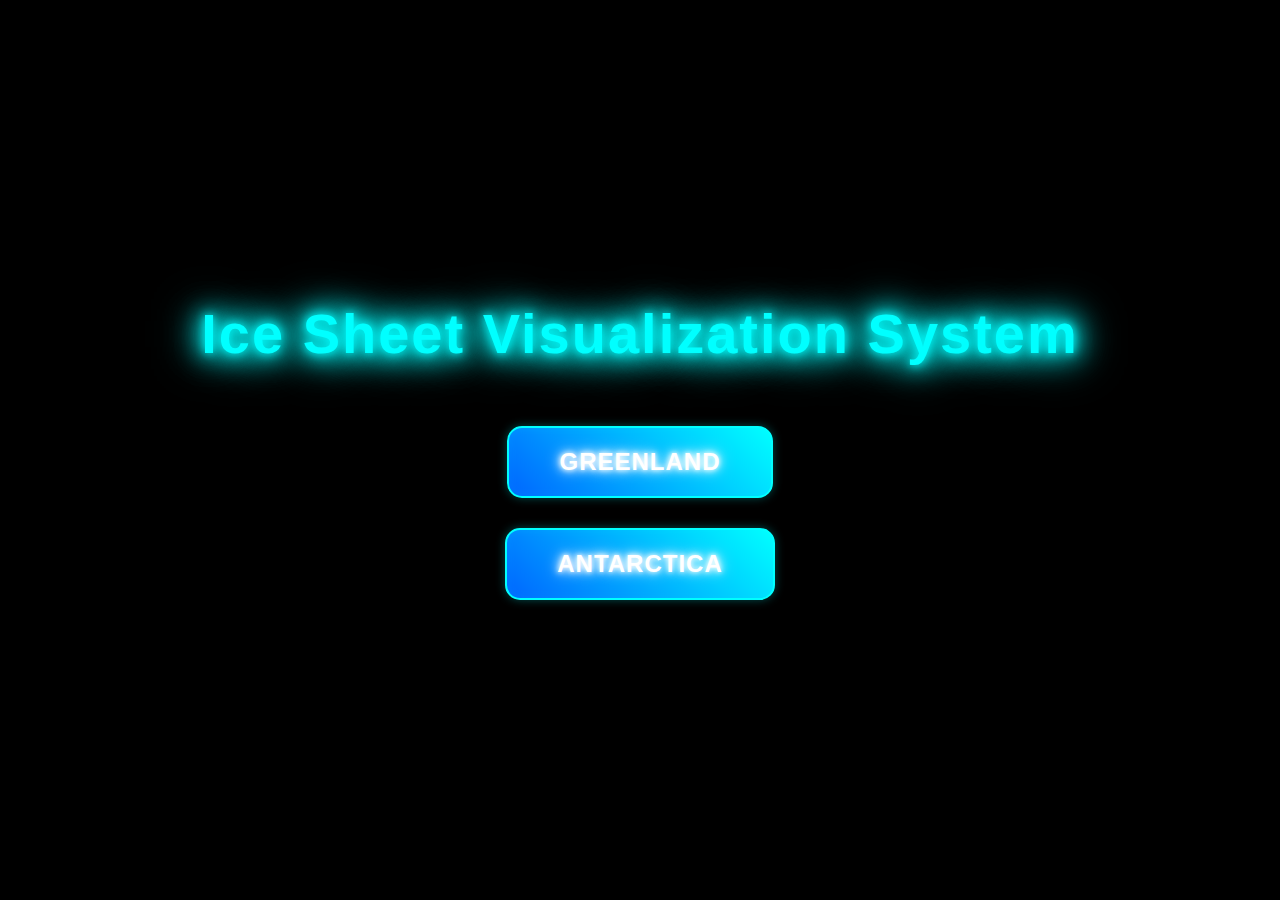
<file: index.html>
<!DOCTYPE html>
<html lang="en">
<head>
    <meta charset="UTF-8">
    <meta name="viewport" content="width=device-width, initial-scale=1.0">
    <title>Ice Sheet Visualization System</title>
    <link rel="stylesheet" href="styles/main.css">
</head>
<body>
    <div id="app">
        <!-- Title Page -->
        <div id="title-page" class="page">
            <div class="title-container">
                <h1 class="main-title neon-text">Ice Sheet Visualization System</h1>
                <div class="navigation-buttons">
                    <button id="greenland-btn" class="nav-button neon-text" onclick="selectIceSheet('GREENLAND')">
                        Greenland
                    </button>
                    <button id="antarctica-btn" class="nav-button neon-text" onclick="selectIceSheet('ANTARCTICA')">
                        Antarctica
                    </button>
                </div>
            </div>
        </div>
        
        <!-- Detail Page Template -->
        <div id="detail-page" class="page hidden">
            <div class="detail-container">
                <div class="page-header">
                    <button id="detail-menu-btn" class="menu-button nav-button neon-text" onclick="goToMenu()">Menu</button>
                    <h2 id="detail-title" class="page-title neon-text"></h2>
                </div>
                <div id="detail-stats" class="stats-container">
                    <div class="stat-item">
                        <span class="stat-label neon-text">Current Size:</span>
                        <span id="current-size" class="stat-value">Loading...</span>
                    </div>
                    <div class="stat-item">
                        <span class="stat-label neon-text">Ambient Temperature:</span>
                        <span id="ambient-temperature" class="stat-value">Loading...</span>
                    </div>
                    <div class="stat-item">
                        <span class="stat-label neon-text">Melting Rate:</span>
                        <span id="melting-rate" class="stat-value">Loading...</span>
                    </div>
                </div>
                <div class="time-period-buttons">
                    <button id="millennium-btn" class="nav-button neon-text" onclick="selectTimePeriod('MILLENNIUM')">Millennium</button>
                    <button id="century-btn" class="nav-button neon-text" onclick="selectTimePeriod('CENTURY')">Century</button>
                    <button id="decade-btn" class="nav-button neon-text" onclick="selectTimePeriod('DECADE')">Decade</button>
                    <button id="annual-btn" class="nav-button neon-text" onclick="selectTimePeriod('ANNUAL')">Annum</button>
                </div>
            </div>
        </div>
        
        <!-- Visualization Page Template -->
        <div id="visualization-page" class="page hidden">
            <div class="visualization-container">
                <div class="top-bar">
                    <h3 id="viz-ice-sheet-name" class="ice-sheet-name neon-text"></h3>
                    <button id="exit-btn" class="exit-button nav-button neon-text" onclick="exitVisualization()">Exit</button>
                </div>
                <div class="main-content">
                    <div class="visualization-controls">
                        <h4 class="controls-title neon-text">Visualization Modes</h4>
                        <button id="side-view-btn" class="viz-mode-button nav-button neon-text" onclick="selectVisualizationMode('SIDE_VIEW')">Side View</button>
                        <button id="size-graph-btn" class="viz-mode-button nav-button neon-text" onclick="selectVisualizationMode('SIZE_GRAPH')">Size Graph</button>
                        <button id="layer-overlay-btn" class="viz-mode-button nav-button neon-text" onclick="selectVisualizationMode('LAYER_OVERLAY')">Layer Overlay</button>
                    </div>
                    <div id="visualization-display" class="visualization-area">
                        <div class="visualization-placeholder neon-text">
                            Select a visualization mode above
                        </div>
                    </div>
                    <div id="visualization-stats" class="stats-panel">
                        <div class="stat-item">
                            <span class="stat-label neon-text">Melting Rate:</span>
                            <span id="viz-melting-rate" class="stat-value neon-text">Loading...</span>
                        </div>
                        <div class="stat-item">
                            <span class="stat-label neon-text">Mass Loss:</span>
                            <span id="viz-mass-loss" class="stat-value neon-text">Loading...</span>
                        </div>
                        <div class="stat-item">
                            <span class="stat-label neon-text">Initial Size:</span>
                            <span id="viz-initial-size" class="stat-value neon-text">Loading...</span>
                        </div>
                    </div>
                </div>
            </div>
        </div>
    </div>
    
    <script>
        // Embedded data - no API calls needed
        const IceSheetType = {
            GREENLAND: 'GREENLAND',
            ANTARCTICA: 'ANTARCTICA'
        };

        const TimePeriod = {
            MILLENNIUM: {
                name: 'MILLENNIUM',
                seconds: 31536000000,
                displayName: 'Millennium'
            },
            CENTURY: {
                name: 'CENTURY',
                seconds: 3153600000,
                displayName: 'Century'
            },
            DECADE: {
                name: 'DECADE', 
                seconds: 315360000,
                displayName: 'Decade'
            },
            ANNUAL: {
                name: 'ANNUAL',
                seconds: 31536000,
                displayName: 'Annum'
            }
        };

        const VisualizationType = {
            SIDE_VIEW: 'SIDE_VIEW',
            SIZE_GRAPH: 'SIZE_GRAPH', 
            LAYER_OVERLAY: 'LAYER_OVERLAY'
        };

        const IceSheetBaseData = {
            [IceSheetType.ANTARCTICA]: {
                sizeKm2: 14000000,
                meltingRateKgPerSecond: -26.9982036,
                ambientTemperature: -57.0,
                name: 'Antarctica'
            },
            [IceSheetType.GREENLAND]: {
                sizeKm2: 4380000,
                meltingRateKgPerSecond: -4.364067,
                ambientTemperature: -29.45,
                name: 'Greenland'
            }
        };
        // Application state
        let currentPage = 'title';
        let currentIceSheet = null;
        let currentPeriod = null;
        let currentVisualizationType = null;
        let currentData = null;

        // Navigation functions
        function selectIceSheet(iceSheetType) {
            navigateToDetailPage(iceSheetType);
        }
        
        function selectTimePeriod(periodType) {
            if (currentIceSheet) {
                const period = TimePeriod[periodType];
                navigateToVisualizationPage(currentIceSheet, period);
            }
        }
        
        function exitVisualization() {
            if (currentIceSheet) {
                navigateToDetailPage(currentIceSheet);
            } else {
                navigateToTitlePage();
            }
        }
        
        function goToMenu() {
            navigateToTitlePage();
        }
        
        function selectVisualizationMode(modeType) {
            updateVisualizationDisplay(VisualizationType[modeType]);
        }

        // Page navigation
        function navigateToTitlePage() {
            currentPage = 'title';
            currentIceSheet = null;
            currentPeriod = null;
            showPage('title-page');
        }

        function navigateToDetailPage(iceSheet) {
            currentPage = 'detail';
            currentIceSheet = iceSheet;
            currentPeriod = null;
            
            showPage('detail-page');
            
            // Update detail page content
            const titleElement = document.getElementById('detail-title');
            if (titleElement) {
                const iceSheetData = IceSheetBaseData[iceSheet];
                titleElement.textContent = iceSheetData ? iceSheetData.name : iceSheet;
            }
            
            // Load detail statistics
            loadDetailStatistics(iceSheet);
        }

        function navigateToVisualizationPage(iceSheet, period) {
            currentPage = 'visualization';
            currentIceSheet = iceSheet;
            currentPeriod = period;
            
            showPage('visualization-page');
            
            // Update visualization page content
            const nameElement = document.getElementById('viz-ice-sheet-name');
            if (nameElement) {
                const iceSheetData = IceSheetBaseData[iceSheet];
                nameElement.textContent = iceSheetData ? iceSheetData.name : iceSheet;
            }
            
            // Load visualization statistics
            loadVisualizationStatistics(iceSheet, period);
        }

        function showPage(pageId) {
            // Hide all pages
            const pages = ['title-page', 'detail-page', 'visualization-page'];
            pages.forEach(id => {
                const page = document.getElementById(id);
                if (page) page.classList.add('hidden');
            });
            
            // Show selected page
            const selectedPage = document.getElementById(pageId);
            if (selectedPage) selectedPage.classList.remove('hidden');
        }
        // Data loading functions
        function loadDetailStatistics(iceSheet) {
            const data = IceSheetBaseData[iceSheet];
            if (!data) return;
            
            document.getElementById('current-size').textContent = `${data.sizeKm2.toLocaleString()} km²`;
            document.getElementById('ambient-temperature').textContent = `${data.ambientTemperature}°C`;
            document.getElementById('melting-rate').textContent = `${data.meltingRateKgPerSecond} kg/s`;
        }

        function loadVisualizationStatistics(iceSheet, period) {
            const data = IceSheetBaseData[iceSheet];
            if (!data) return;
            
            const meltingRate = data.meltingRateKgPerSecond;
            const massLoss = Math.abs(meltingRate * period.seconds);
            const initialSize = data.sizeKm2;
            
            currentData = {
                meltingRate: meltingRate,
                massLoss: -massLoss,
                initialSize: initialSize,
                finalSize: initialSize,
                iceSheetName: data.name,
                period: period
            };
            
            document.getElementById('viz-melting-rate').textContent = `${meltingRate.toLocaleString()} kg/s`;
            document.getElementById('viz-mass-loss').textContent = `${massLoss.toLocaleString()} kg`;
            document.getElementById('viz-initial-size').textContent = `${initialSize.toLocaleString()} km²`;
            
            // Initialize with side view
            updateVisualizationDisplay(VisualizationType.SIDE_VIEW);
        }

        // Visualization functions
        function updateVisualizationDisplay(visualizationType) {
            if (!currentData) return;
            
            currentVisualizationType = visualizationType;
            updateActiveButton(visualizationType);

            switch (visualizationType) {
                case VisualizationType.SIDE_VIEW:
                    renderSideView(currentData);
                    break;
                case VisualizationType.SIZE_GRAPH:
                    renderSizeGraph(currentData);
                    break;
                case VisualizationType.LAYER_OVERLAY:
                    renderLayerOverlay(currentData);
                    break;
            }
        }

        function updateActiveButton(visualizationType) {
            // Remove active class from all buttons
            const buttons = document.querySelectorAll('.viz-mode-button');
            buttons.forEach(button => button.classList.remove('active'));

            // Add active class to current button
            let activeButtonId;
            switch (visualizationType) {
                case VisualizationType.SIDE_VIEW:
                    activeButtonId = 'side-view-btn';
                    break;
                case VisualizationType.SIZE_GRAPH:
                    activeButtonId = 'size-graph-btn';
                    break;
                case VisualizationType.LAYER_OVERLAY:
                    activeButtonId = 'layer-overlay-btn';
                    break;
            }

            if (activeButtonId) {
                const activeButton = document.getElementById(activeButtonId);
                if (activeButton) {
                    activeButton.classList.add('active');
                }
            }
        }
        function calculateRealisticLossPercentage(data) {
            const meltingRateKgPerSecond = Math.abs(data.meltingRate);
            const periodSeconds = data.period.seconds;
            
            let basePercentage;
            if (data.iceSheetName === 'Antarctica') {
                basePercentage = (meltingRateKgPerSecond / 500000) * (periodSeconds / 31536000) * 100;
            } else {
                basePercentage = (meltingRateKgPerSecond / 50000) * (periodSeconds / 31536000) * 100;
            }
            
            if (data.period.name === 'CENTURY') {
                basePercentage *= 2.5;
            } else if (data.period.name === 'DECADE') {
                basePercentage *= 1.5;
            }
            
            return Math.max(0.1, Math.min(25, basePercentage));
        }

        function renderSideView(data) {
            const displayArea = document.getElementById('visualization-display');
            if (!displayArea) return;
            
            const baseMassLossPercentage = calculateRealisticLossPercentage(data);
            const exaggeratedMassLossPercentage = Math.min(baseMassLossPercentage * 5, 75);
            const remainingPercentage = 100 - exaggeratedMassLossPercentage;
            
            const totalHeight = 220;
            const seaLevelHeight = 20;
            const bedrockHeight = 25;
            const subglacialHeight = 12;
            const iceHeight = totalHeight - seaLevelHeight - bedrockHeight - subglacialHeight;
            const currentIceHeight = (remainingPercentage / 100) * iceHeight;
            const meltedHeight = Math.max(10, iceHeight - currentIceHeight);
            
            const totalIceLayerHeight = currentIceHeight + meltedHeight;
            const surfaceLayerHeight = Math.max(8, totalIceLayerHeight * 0.05);
            const thinningZoneHeight = meltedHeight;
            const firnLayerHeight = Math.max(12, totalIceLayerHeight * 0.12);
            const glacialIceHeight = Math.max(15, totalIceLayerHeight * 0.55);
            const basalIceHeight = Math.max(10, totalIceLayerHeight * 0.05);
            
            displayArea.innerHTML = `
                <div style="width: 100%; height: 100%; display: flex; flex-direction: column; align-items: center; justify-content: center; padding: 20px;">
                    <div style="text-align: center; margin-bottom: 20px;">
                        <h4 style="font-size: 1.5rem; margin-bottom: 10px; color: #00ffff;">Geological Cross-Section - ${data.iceSheetName}</h4>
                        <p style="font-size: 0.9rem; color: #cccccc; margin-bottom: 10px; font-style: italic;">Cross Section Representation</p>
                        <p style="font-size: 0.8rem; color: #ff6666; margin-bottom: 20px; font-weight: bold; background: rgba(255, 102, 102, 0.1); padding: 5px 10px; border-radius: 5px; border: 1px solid rgba(255, 102, 102, 0.3);">⚠️ Thinning zone height exaggerated 5x for visualization clarity</p>
                    </div>
                    <div style="display: flex; gap: 40px; align-items: flex-start; width: 95%; max-width: 800px;">
                        <div style="flex: 0 0 auto; width: 400px; display: flex; flex-direction: column; gap: 15px;">
                            <div style="width: 100%;">
                                <div style="position: relative; background: transparent; border: 2px solid #0066ff; border-radius: 10px; margin-bottom: 25px; overflow: hidden; display: flex; flex-direction: column; box-shadow: 0 0 15px rgba(0, 102, 255, 0.3); gap: 0; line-height: 0; height: ${totalHeight}px;">
                                    <div style="background: linear-gradient(to bottom, #ffffff, #f0f8ff); position: relative; display: block; align-items: center; justify-content: center; border-radius: 8px 8px 0 0; overflow: hidden; margin: 0; padding: 0; line-height: normal; height: ${surfaceLayerHeight}px;">
                                        <span style="font-size: 0.8rem; font-weight: bold; text-shadow: 0 0 8px rgba(0, 0, 0, 0.9); z-index: 2; position: absolute; color: #ffffff; top: 50%; left: 50%; transform: translate(-50%, -50%); text-align: center;">Surface Snow 2%</span>
                                    </div>
                                    <div style="background: linear-gradient(45deg, #ff6666, #ff4444); display: flex; flex-direction: column; align-items: center; justify-content: center; position: relative; overflow: hidden; border-top: 2px dashed #ff8888; border-bottom: 2px dashed #ff8888; margin: 0; padding: 0; height: ${thinningZoneHeight}px;">
                                        <div style="display: flex; flex-direction: column; align-items: center; z-index: 3; position: relative;">
                                            <span style="font-size: 0.8rem; font-weight: bold; margin-bottom: 5px; background: rgba(0, 0, 0, 0.6); padding: 2px 8px; border-radius: 3px;">Surface Thinning Zone ${baseMassLossPercentage.toFixed(2)}% Lost</span>
                                            <div style="display: flex; gap: 10px;">
                                                <div style="font-size: 1.2rem; color: #ffffff; text-shadow: 0 0 8px rgba(255, 255, 255, 0.8);">↓</div>
                                                <div style="font-size: 1.2rem; color: #ffffff; text-shadow: 0 0 8px rgba(255, 255, 255, 0.8);">↓</div>
                                                <div style="font-size: 1.2rem; color: #ffffff; text-shadow: 0 0 8px rgba(255, 255, 255, 0.8);">↓</div>
                                            </div>
                                        </div>
                                    </div>
                                    <div style="background: linear-gradient(to bottom, #e6f3ff, #ccddff); position: relative; display: block; align-items: center; justify-content: center; overflow: hidden; margin: 0; padding: 0; line-height: normal; height: ${firnLayerHeight}px;">
                                        <span style="font-size: 0.8rem; font-weight: bold; text-shadow: 0 0 8px rgba(0, 0, 0, 0.9); z-index: 2; position: absolute; color: #ffffff; top: 50%; left: 50%; transform: translate(-50%, -50%); text-align: center;">Firn Layer ${(5 - baseMassLossPercentage).toFixed(1)}%</span>
                                    </div>
                                    <div style="background: linear-gradient(to bottom, #00aaff, #0066ff); position: relative; display: block; align-items: center; justify-content: center; overflow: hidden; margin: 0; padding: 0; line-height: normal; height: ${glacialIceHeight}px;">
                                        <span style="font-size: 0.8rem; font-weight: bold; text-shadow: 0 0 8px rgba(0, 0, 0, 0.9); z-index: 2; position: absolute; color: #ffffff; top: 50%; left: 50%; transform: translate(-50%, -50%); text-align: center;">Glacial Ice 92%</span>
                                    </div>
                                    <div style="background: linear-gradient(to bottom, #004499, #003366); position: relative; display: block; align-items: center; justify-content: center; overflow: hidden; margin: 0; padding: 0; line-height: normal; border-bottom: none; height: ${basalIceHeight}px;">
                                        <span style="font-size: 0.8rem; font-weight: bold; text-shadow: 0 0 8px rgba(0, 0, 0, 0.9); z-index: 2; position: absolute; color: #ffffff; top: 50%; left: 50%; transform: translate(-50%, -50%); text-align: center;">Basal Ice 1%</span>
                                    </div>
                                    <div style="background: linear-gradient(45deg, #2d4a22, #3d5a32); display: block; align-items: center; justify-content: center; position: relative; overflow: hidden; margin: 0; padding: 0; line-height: normal; border-top: none; height: ${subglacialHeight}px;">
                                        <span style="font-size: 0.8rem; font-weight: bold; text-shadow: 0 0 8px rgba(0, 0, 0, 0.9); z-index: 2; position: absolute; color: #ffffff; top: 50%; left: 50%; transform: translate(-50%, -50%); text-align: center;">Subglacial Zone</span>
                                    </div>
                                    <div style="background: linear-gradient(45deg, #004466, #0066aa); display: flex; align-items: center; justify-content: center; border-top: 2px solid #00aaff; border-bottom: 1px solid #0088cc; position: relative; overflow: hidden; margin: 0; padding: 0; height: ${seaLevelHeight}px;">
                                        <span style="font-size: 0.8rem; color: #00aaff; font-weight: bold; z-index: 2; position: relative;">Sea Level</span>
                                    </div>
                                    <div style="background: linear-gradient(45deg, #666666, #888888); display: flex; align-items: center; justify-content: center; border-radius: 0 0 8px 8px; position: relative; overflow: hidden; margin: 0; padding: 0; height: ${bedrockHeight}px;">
                                        <span style="font-size: 0.8rem; font-weight: bold; color: #cccccc; z-index: 2; position: relative;">Bedrock</span>
                                    </div>
                                </div>
                            </div>
                        </div>
                        <div style="flex: 1; text-align: left; font-size: 0.95rem; line-height: 1.5; min-width: 300px;">
                            <div style="display: grid; grid-template-columns: 1fr; gap: 20px; margin-bottom: 20px;">
                                <div style="padding: 10px; background: rgba(0, 102, 255, 0.05); border-radius: 8px; border: 1px solid rgba(0, 102, 255, 0.2);">
                                    <h5 style="color: #00ffff; margin-bottom: 8px; font-size: 1rem; border-bottom: 1px solid rgba(0, 255, 255, 0.3); padding-bottom: 4px;">Ice Structure</h5>
                                    <p style="margin-bottom: 4px; font-size: 0.85rem; color: #cccccc;">• Surface: Fresh snow accumulation</p>
                                    <p style="margin-bottom: 4px; font-size: 0.85rem; color: #cccccc;">• Thinning: Surface melting zone</p>
                                    <p style="margin-bottom: 4px; font-size: 0.85rem; color: #cccccc;">• Firn: Compressed granular snow</p>
                                    <p style="margin-bottom: 4px; font-size: 0.85rem; color: #cccccc;">• Glacial: Dense crystalline ice</p>
                                    <p style="margin-bottom: 4px; font-size: 0.85rem; color: #cccccc;">• Basal: Ice-bedrock interface</p>
                                </div>
                                <div style="padding: 10px; background: rgba(0, 102, 255, 0.05); border-radius: 8px; border: 1px solid rgba(0, 102, 255, 0.2);">
                                    <h5 style="color: #00ffff; margin-bottom: 8px; font-size: 1rem; border-bottom: 1px solid rgba(0, 255, 255, 0.3); padding-bottom: 4px;">Thinning Analysis</h5>
                                    <p style="margin-bottom: 4px; font-size: 0.85rem; color: #cccccc;">Remaining thickness: ${remainingPercentage.toFixed(1)}%</p>
                                    <p style="margin-bottom: 4px; font-size: 0.85rem; color: #cccccc;">Actual thickness loss: ${baseMassLossPercentage.toFixed(2)}%</p>
                                    <p style="margin-bottom: 4px; font-size: 0.85rem; color: #cccccc;">Time period: ${data.period.displayName.toLowerCase()}</p>
                                    <p style="margin-bottom: 4px; font-size: 0.85rem; color: #cccccc;">Mass loss rate: ${data.meltingRate.toFixed(2)} kg/s</p>
                                </div>
                            </div>
                        </div>
                    </div>
                </div>
            `;
        }
        function renderSizeGraph(data) {
            const displayArea = document.getElementById('visualization-display');
            if (!displayArea) return;
            
            const massLossPercentage = calculateRealisticLossPercentage(data);
            const remainingPercentage = 100 - massLossPercentage;
            
            const baseMaxHeight = 140;
            const scaleFactor = massLossPercentage < 1 ? 3 : 1;
            const adjustedLossPercentage = Math.min(massLossPercentage * scaleFactor, 25);
            
            const surfaceSnowPercentage = 2;
            const firnLayerPercentage = Math.max(0.1, 5 - massLossPercentage);
            const glacialIcePercentage = 92;
            const basalIcePercentage = 1;
            
            const initialHeight = baseMaxHeight;
            const surfaceSnowHeight = Math.max(15, (surfaceSnowPercentage / 100) * baseMaxHeight);
            const firnLayerHeight = Math.max(15, (firnLayerPercentage / 100) * baseMaxHeight);
            const glacialIceHeight = Math.max(30, (glacialIcePercentage / 100) * baseMaxHeight);
            const basalIceHeight = Math.max(10, (basalIcePercentage / 100) * baseMaxHeight);
            const lossHeight = Math.max(20, (adjustedLossPercentage / 100) * baseMaxHeight);
            
            displayArea.innerHTML = `
                <div style="width: 100%; height: 100%; display: flex; flex-direction: column; align-items: center; justify-content: center; padding: 20px;">
                    <div style="text-align: center; margin-bottom: 30px;">
                        <h4 style="font-size: 1.5rem; color: #00ffff;">Size Comparison - ${data.iceSheetName}</h4>
                    </div>
                    <div style="width: 95%; max-width: 900px;">
                        <div style="display: flex; justify-content: space-around; align-items: flex-end; height: 260px; margin-bottom: 20px; padding: 20px; background: rgba(0, 0, 0, 0.3); border: 2px solid #0066ff; border-radius: 10px; box-sizing: border-box;">
                            <div style="display: flex; flex-direction: column; align-items: center; gap: 8px;">
                                <div style="width: 50px; display: flex; align-items: flex-end; justify-content: center; border-radius: 8px 8px 0 0; position: relative; min-height: 20px; height: ${initialHeight}px; background: linear-gradient(to top, #0066ff, #00ffff);">
                                    <span style="position: absolute; bottom: 5px; font-size: 0.7rem; font-weight: bold; text-shadow: 0 0 5px rgba(0, 0, 0, 0.8);">100%</span>
                                </div>
                                <div style="font-size: 0.8rem; text-align: center; color: #00ffff; margin-bottom: 5px;">Initial Size</div>
                                <div style="font-size: 0.7rem; text-align: center; color: #ffffff;">${data.initialSize.toLocaleString()} km²</div>
                            </div>
                            <div style="display: flex; flex-direction: column; align-items: center; gap: 8px;">
                                <div style="width: 50px; display: flex; align-items: flex-end; justify-content: center; border-radius: 8px 8px 0 0; position: relative; min-height: 20px; height: ${surfaceSnowHeight}px; background: linear-gradient(to top, #ffffff, #f0f8ff);">
                                    <span style="position: absolute; bottom: 5px; font-size: 0.7rem; font-weight: bold; text-shadow: 0 0 5px rgba(0, 0, 0, 0.8);">${surfaceSnowPercentage}%</span>
                                </div>
                                <div style="font-size: 0.8rem; text-align: center; color: #00ffff; margin-bottom: 5px;">Surface Snow</div>
                                <div style="font-size: 0.7rem; text-align: center; color: #ffffff;">${(data.initialSize * surfaceSnowPercentage / 100).toLocaleString()} km²</div>
                            </div>
                            <div style="display: flex; flex-direction: column; align-items: center; gap: 8px;">
                                <div style="width: 50px; display: flex; align-items: flex-end; justify-content: center; border-radius: 8px 8px 0 0; position: relative; min-height: 20px; height: ${firnLayerHeight}px; background: linear-gradient(to top, #e6f3ff, #ccddff);">
                                    <span style="position: absolute; bottom: 5px; font-size: 0.7rem; font-weight: bold; text-shadow: 0 0 5px rgba(0, 0, 0, 0.8);">${firnLayerPercentage.toFixed(1)}%</span>
                                </div>
                                <div style="font-size: 0.8rem; text-align: center; color: #00ffff; margin-bottom: 5px;">Firn Layer</div>
                                <div style="font-size: 0.7rem; text-align: center; color: #ffffff;">${(data.initialSize * firnLayerPercentage / 100).toLocaleString()} km²</div>
                            </div>
                            <div style="display: flex; flex-direction: column; align-items: center; gap: 8px;">
                                <div style="width: 50px; display: flex; align-items: flex-end; justify-content: center; border-radius: 8px 8px 0 0; position: relative; min-height: 20px; height: ${glacialIceHeight}px; background: linear-gradient(to top, #00aaff, #0066ff);">
                                    <span style="position: absolute; bottom: 5px; font-size: 0.7rem; font-weight: bold; text-shadow: 0 0 5px rgba(0, 0, 0, 0.8);">${glacialIcePercentage}%</span>
                                </div>
                                <div style="font-size: 0.8rem; text-align: center; color: #00ffff; margin-bottom: 5px;">Glacial Ice</div>
                                <div style="font-size: 0.7rem; text-align: center; color: #ffffff;">${(data.initialSize * glacialIcePercentage / 100).toLocaleString()} km²</div>
                            </div>
                            <div style="display: flex; flex-direction: column; align-items: center; gap: 8px;">
                                <div style="width: 50px; display: flex; align-items: flex-end; justify-content: center; border-radius: 8px 8px 0 0; position: relative; min-height: 20px; height: ${basalIceHeight}px; background: linear-gradient(to top, #004499, #003366);">
                                    <span style="position: absolute; bottom: 5px; font-size: 0.7rem; font-weight: bold; text-shadow: 0 0 5px rgba(0, 0, 0, 0.8);">${basalIcePercentage}%</span>
                                </div>
                                <div style="font-size: 0.8rem; text-align: center; color: #00ffff; margin-bottom: 5px;">Basal Ice</div>
                                <div style="font-size: 0.7rem; text-align: center; color: #ffffff;">${(data.initialSize * basalIcePercentage / 100).toLocaleString()} km²</div>
                            </div>
                            <div style="display: flex; flex-direction: column; align-items: center; gap: 8px;">
                                <div style="width: 50px; display: flex; align-items: flex-end; justify-content: center; border-radius: 8px 8px 0 0; position: relative; min-height: 20px; height: ${lossHeight}px; background: linear-gradient(to top, #ff4444, #ff6666);">
                                    <span style="position: absolute; bottom: 5px; font-size: 0.7rem; font-weight: bold; text-shadow: 0 0 5px rgba(0, 0, 0, 0.8);">${massLossPercentage.toFixed(2)}%</span>
                                </div>
                                <div style="font-size: 0.8rem; text-align: center; color: #00ffff; margin-bottom: 5px;">Area Affected${scaleFactor > 1 ? ' (Enhanced)' : ''}</div>
                                <div style="font-size: 0.7rem; text-align: center; color: #ffffff;">${(data.initialSize * massLossPercentage / 100).toLocaleString()} km²</div>
                            </div>
                        </div>
                        <div style="text-align: center; font-size: 0.9rem; line-height: 1.5; color: white;">
                            <p style="margin-bottom: 8px;">Ice sheet layer composition and impact visualization</p>
                            <p style="margin-bottom: 8px;">Shows layer breakdown over ${data.period.displayName.toLowerCase()} period</p>
                            <p style="margin-bottom: 8px;">Mass loss: ${Math.abs(data.massLoss).toLocaleString()} kg affects ${massLossPercentage.toFixed(2)}% of area</p>
                            ${scaleFactor > 1 ? '<p style="color: #ffaa00; font-size: 0.8rem; margin-bottom: 8px;">⚠️ Small percentages enhanced for visibility</p>' : ''}
                        </div>
                    </div>
                </div>
            `;
        }
        function renderLayerOverlay(data) {
            const displayArea = document.getElementById('visualization-display');
            if (!displayArea) return;
            
            const massLossPercentage = calculateRealisticLossPercentage(data);
            const remainingPercentage = 100 - massLossPercentage;
            const isAntarctica = data.iceSheetName === 'Antarctica';
            
            if (isAntarctica) {
                displayArea.innerHTML = `
                    <div style="width: 100%; height: 100%; display: flex; flex-direction: column; align-items: center; justify-content: center; padding: 20px;">
                        <div style="text-align: center; margin-bottom: 25px;">
                            <h4 style="font-size: 1.5rem; margin-bottom: 10px; color: #00ffff;">Impact Overlay - ${data.iceSheetName}</h4>
                            <p style="font-size: 0.9rem; color: #cccccc; margin-bottom: 25px; font-style: italic;">Simplified Impact Visualization From Space.Com</p>
                        </div>
                        <div style="width: 95%; max-width: 1000px; display: flex; gap: 30px; align-items: flex-start;">
                            <div style="display: flex; gap: 40px; align-items: flex-start; width: 100%;">
                                <div style="flex: 0 0 220px; display: flex; flex-direction: column; gap: 20px; align-items: center;">
                                    <div style="margin-top: 15px; text-align: center;">
                                        <div style="display: flex; border-bottom: 2px solid #00ffff; margin-bottom: 5px; justify-content: center;">
                                            <div style="height: 8px; border-right: 2px solid #00ffff; background: linear-gradient(90deg, transparent, rgba(0, 255, 255, 0.2)); width: 75px;"></div>
                                            <div style="height: 8px; border-right: 2px solid #00ffff; background: linear-gradient(90deg, transparent, rgba(0, 255, 255, 0.2)); width: 75px;"></div>
                                        </div>
                                        <div style="display: flex; justify-content: space-between; font-size: 0.7rem; color: #00ffff; width: 150px; margin: 0 auto;">
                                            <span>0</span>
                                            <span>500</span>
                                            <span>1000 km</span>
                                        </div>
                                    </div>
                                    <div style="width: 200px; background: rgba(0, 0, 0, 0.7); border: 2px solid #0066ff; border-radius: 10px; padding: 15px; box-shadow: 0 0 15px rgba(0, 102, 255, 0.3);">
                                        <div style="font-size: 1rem; color: #00ffff; text-align: center; margin-bottom: 15px; border-bottom: 1px solid rgba(0, 255, 255, 0.3); padding-bottom: 8px;">Ice Thickness Change</div>
                                        <div style="margin-bottom: 10px;">
                                            <div style="height: 20px; background: linear-gradient(90deg, #cc0000 0%, #ff4444 25%, #ff8800 50%, #ffaa00 65%, #ffffff 80%, #add8e6 90%, #0066ff 100%); border: 1px solid rgba(255, 255, 255, 0.3); border-radius: 3px; margin-bottom: 8px;"></div>
                                            <div style="display: flex; justify-content: space-between; font-size: 0.7rem; color: #cccccc;">
                                                <span>-10.0</span>
                                                <span>-5.0</span>
                                                <span>0</span>
                                                <span>+0.5</span>
                                            </div>
                                        </div>
                                        <div style="font-size: 0.8rem; color: #00ffff; text-align: center; font-style: italic;">meters of ice per year</div>
                                    </div>
                                    <div style="background: rgba(0, 0, 0, 0.3); border: 1px solid #0066ff; border-radius: 8px; padding: 15px; width: 200px;">
                                        <div style="display: flex; flex-direction: column; gap: 8px; margin-bottom: 8px;">
                                            <div style="display: flex; align-items: center; gap: 6px; font-size: 0.75rem; color: #cccccc;">
                                                <div style="width: 12px; height: 12px; border-radius: 2px; border: 1px solid rgba(255, 255, 255, 0.3); background: linear-gradient(45deg, #cc0000, #ff4444);"></div>
                                                <span>High Loss (-6 to -10 m/year)</span>
                                            </div>
                                            <div style="display: flex; align-items: center; gap: 6px; font-size: 0.75rem; color: #cccccc;">
                                                <div style="width: 12px; height: 12px; border-radius: 2px; border: 1px solid rgba(255, 255, 255, 0.3); background: linear-gradient(45deg, #ff8800, #ffaa00);"></div>
                                                <span>Medium Loss (-3 to -6 m/year)</span>
                                            </div>
                                        </div>
                                        <div style="display: flex; flex-direction: column; gap: 8px;">
                                            <div style="display: flex; align-items: center; gap: 6px; font-size: 0.75rem; color: #cccccc;">
                                                <div style="width: 12px; height: 12px; border-radius: 2px; border: 1px solid rgba(255, 255, 255, 0.3); background: linear-gradient(45deg, #ffaa00, #ffffff);"></div>
                                                <span>Low Loss (-1 to -3 m/year)</span>
                                            </div>
                                            <div style="display: flex; align-items: center; gap: 6px; font-size: 0.75rem; color: #cccccc;">
                                                <div style="width: 12px; height: 12px; border-radius: 2px; border: 1px solid rgba(255, 255, 255, 0.3); background: linear-gradient(45deg, #add8e6, #0066ff);"></div>
                                                <span>Stable/Gain (0 to +0.5 m/year)</span>
                                            </div>
                                        </div>
                                    </div>
                                </div>
                                <div style="flex: 0 0 auto; display: flex; flex-direction: column; align-items: center;">
                                    <div style="width: 400px; height: 400px; position: relative; border-radius: 10px; overflow: hidden; background: #001122; box-shadow: 0 0 20px rgba(0, 102, 255, 0.3); border: 2px solid #0066ff; display: flex; align-items: center; justify-content: center;">
                                        <img src="images/antarctica-impact-map.png" alt="Antarctica Ice Thickness Change Map" style="width: 100%; height: 100%; object-fit: contain; border-radius: 8px;" onerror="this.style.display='none'; this.nextElementSibling.style.display='flex';" />
                                        <div style="width: 100%; height: 100%; display: none; align-items: center; justify-content: center; background: rgba(0, 102, 255, 0.1);">
                                            <div style="text-align: center; color: #00ffff;">
                                                <h5 style="font-size: 1.2rem; margin-bottom: 10px;">Antarctica Impact Map</h5>
                                                <p style="font-size: 0.9rem; margin-bottom: 5px; color: #cccccc;">Replace images/antarctica-impact-map.png</p>
                                                <p style="font-size: 0.9rem; margin-bottom: 5px; color: #cccccc;">with the actual satellite data image</p>
                                                <div style="font-size: 3rem; margin-top: 15px; opacity: 0.7;">🗺️</div>
                                            </div>
                                        </div>
                                    </div>
                                </div>
                                <div style="flex: 1; text-align: left; font-size: 0.9rem; line-height: 1.4; margin-top: 0; min-width: 400px;">
                                    <div style="display: grid; grid-template-columns: 1fr 1fr; gap: 30px; margin-bottom: 20px;">
                                        <div style="padding: 10px; background: rgba(0, 102, 255, 0.05); border-radius: 8px; border: 1px solid rgba(0, 102, 255, 0.2);">
                                            <h5 style="color: #00ffff; margin-bottom: 8px; font-size: 1rem; border-bottom: 1px solid rgba(0, 255, 255, 0.3); padding-bottom: 4px;">Impact Distribution</h5>
                                            <p style="margin-bottom: 4px; font-size: 0.85rem; color: #cccccc;">• Coastal regions: Highest ice loss (red zones)</p>
                                            <p style="margin-bottom: 4px; font-size: 0.85rem; color: #cccccc;">• Outlet glaciers: Accelerated thinning</p>
                                            <p style="margin-bottom: 4px; font-size: 0.85rem; color: #cccccc;">• Interior plateau: Relatively stable (blue)</p>
                                            <p style="margin-bottom: 4px; font-size: 0.85rem; color: #cccccc;">• Accumulation zones: Slight ice gain</p>
                                        </div>
                                        <div style="padding: 10px; background: rgba(0, 102, 255, 0.05); border-radius: 8px; border: 1px solid rgba(0, 102, 255, 0.2);">
                                            <h5 style="color: #00ffff; margin-bottom: 8px; font-size: 1rem; border-bottom: 1px solid rgba(0, 255, 255, 0.3); padding-bottom: 4px;">Analysis Summary</h5>
                                            <p style="margin-bottom: 4px; font-size: 0.85rem; color: #cccccc;">Affected area: ${massLossPercentage.toFixed(1)}% of total</p>
                                            <p style="margin-bottom: 4px; font-size: 0.85rem; color: #cccccc;">Stable regions: ${remainingPercentage.toFixed(1)}% of total</p>
                                            <p style="margin-bottom: 4px; font-size: 0.85rem; color: #cccccc;">Time period: ${data.period.displayName.toLowerCase()}</p>
                                            <p style="margin-bottom: 4px; font-size: 0.85rem; color: #cccccc;">Mass loss rate: ${data.meltingRate.toFixed(2)} kg/s</p>
                                        </div>
                                    </div>
                                </div>
                            </div>
                        </div>
                    </div>
                `;
            } else {
                // Greenland
                displayArea.innerHTML = `
                    <div style="width: 100%; height: 100%; display: flex; flex-direction: column; align-items: center; justify-content: center; padding: 20px;">
                        <div style="text-align: center; margin-bottom: 25px;">
                            <h4 style="font-size: 1.5rem; margin-bottom: 10px; color: #00ffff;">Impact Overlay - ${data.iceSheetName}</h4>
                            <p style="font-size: 0.9rem; color: #cccccc; margin-bottom: 25px; font-style: italic;">Simplified Impact Visualization From Nasa.Gov</p>
                        </div>
                        <div style="width: 95%; max-width: 1000px; display: flex; gap: 30px; align-items: flex-start;">
                            <div style="display: flex; gap: 40px; align-items: flex-start; width: 100%;">
                                <div style="flex: 0 0 220px; display: flex; flex-direction: column; gap: 20px; align-items: center;">
                                    <div style="margin-top: 15px; text-align: center;">
                                        <div style="display: flex; border-bottom: 2px solid #00ffff; margin-bottom: 5px; justify-content: center;">
                                            <div style="height: 8px; border-right: 2px solid #00ffff; background: linear-gradient(90deg, transparent, rgba(0, 255, 255, 0.2)); width: 75px;"></div>
                                            <div style="height: 8px; border-right: 2px solid #00ffff; background: linear-gradient(90deg, transparent, rgba(0, 255, 255, 0.2)); width: 75px;"></div>
                                        </div>
                                        <div style="display: flex; justify-content: space-between; font-size: 0.7rem; color: #00ffff; width: 150px; margin: 0 auto;">
                                            <span>0</span>
                                            <span>500</span>
                                            <span>1000 km</span>
                                        </div>
                                    </div>
                                    <div style="width: 200px; background: rgba(0, 0, 0, 0.7); border: 2px solid #0066ff; border-radius: 10px; padding: 15px; box-shadow: 0 0 15px rgba(0, 102, 255, 0.3);">
                                        <div style="font-size: 1rem; color: #00ffff; text-align: center; margin-bottom: 15px; border-bottom: 1px solid rgba(0, 255, 255, 0.3); padding-bottom: 8px;">Greenland Ice Loss</div>
                                        <div style="margin-bottom: 10px;">
                                            <div style="height: 20px; background: linear-gradient(90deg, #4d0000 0%, #800000 20%, #cc0000 35%, #ff4444 50%, #ff8800 65%, #ffaa00 75%, #ffffff 85%, #add8e6 92%, #0066ff 100%); border: 1px solid rgba(255, 255, 255, 0.3); border-radius: 3px; margin-bottom: 8px;"></div>
                                            <div style="display: flex; justify-content: space-between; font-size: 0.7rem; color: #cccccc;">
                                                <span>-4</span>
                                                <span>-3</span>
                                                <span>-1</span>
                                                <span>0</span>
                                                <span>0.5</span>
                                            </div>
                                        </div>
                                    </div>
                                    <div style="background: rgba(0, 0, 0, 0.3); border: 1px solid #0066ff; border-radius: 8px; padding: 15px; width: 200px;">
                                        <div style="display: flex; flex-direction: column; gap: 8px; margin-bottom: 8px;">
                                            <div style="display: flex; align-items: center; gap: 6px; font-size: 0.75rem; color: #cccccc;">
                                                <div style="width: 12px; height: 12px; border-radius: 2px; border: 1px solid rgba(255, 255, 255, 0.3); background: linear-gradient(45deg, #cc0000, #ff4444);"></div>
                                                <span>High Loss (-6 to -10 m/year)</span>
                                            </div>
                                            <div style="display: flex; align-items: center; gap: 6px; font-size: 0.75rem; color: #cccccc;">
                                                <div style="width: 12px; height: 12px; border-radius: 2px; border: 1px solid rgba(255, 255, 255, 0.3); background: linear-gradient(45deg, #ff8800, #ffaa00);"></div>
                                                <span>Medium Loss (-3 to -6 m/year)</span>
                                            </div>
                                        </div>
                                        <div style="display: flex; flex-direction: column; gap: 8px;">
                                            <div style="display: flex; align-items: center; gap: 6px; font-size: 0.75rem; color: #cccccc;">
                                                <div style="width: 12px; height: 12px; border-radius: 2px; border: 1px solid rgba(255, 255, 255, 0.3); background: linear-gradient(45deg, #ffaa00, #ffffff);"></div>
                                                <span>Low Loss (-1 to -3 m/year)</span>
                                            </div>
                                            <div style="display: flex; align-items: center; gap: 6px; font-size: 0.75rem; color: #cccccc;">
                                                <div style="width: 12px; height: 12px; border-radius: 2px; border: 1px solid rgba(255, 255, 255, 0.3); background: linear-gradient(45deg, #add8e6, #0066ff);"></div>
                                                <span>Stable/Gain (0 to +0.5 m/year)</span>
                                            </div>
                                        </div>
                                    </div>
                                </div>
                                <div style="flex: 0 0 auto; display: flex; flex-direction: column; align-items: center;">
                                    <div style="width: 400px; height: 400px; position: relative; border-radius: 10px; overflow: hidden; background: #001122; box-shadow: 0 0 20px rgba(0, 102, 255, 0.3); border: 2px solid #0066ff; display: flex; align-items: center; justify-content: center;">
                                        <img src="images/greenland-impact-map.png" alt="Greenland Ice Thickness Change Map" style="width: 100%; height: 100%; object-fit: contain; border-radius: 8px;" onerror="this.style.display='none'; this.nextElementSibling.style.display='flex';" />
                                        <div style="width: 100%; height: 100%; display: none; align-items: center; justify-content: center; background: rgba(0, 102, 255, 0.1);">
                                            <div style="text-align: center; color: #00ffff;">
                                                <h5 style="font-size: 1.2rem; margin-bottom: 10px;">Greenland Impact Map</h5>
                                                <p style="font-size: 0.9rem; margin-bottom: 5px; color: #cccccc;">Replace images/greenland-impact-map.png</p>
                                                <p style="font-size: 0.9rem; margin-bottom: 5px; color: #cccccc;">with the actual satellite data image</p>
                                                <div style="font-size: 3rem; margin-top: 15px; opacity: 0.7;">🗺️</div>
                                            </div>
                                        </div>
                                    </div>
                                </div>
                                <div style="flex: 1; text-align: left; font-size: 0.9rem; line-height: 1.4; margin-top: 0; min-width: 400px;">
                                    <div style="display: grid; grid-template-columns: 1fr 1fr; gap: 30px; margin-bottom: 20px;">
                                        <div style="padding: 10px; background: rgba(0, 102, 255, 0.05); border-radius: 8px; border: 1px solid rgba(0, 102, 255, 0.2);">
                                            <h5 style="color: #00ffff; margin-bottom: 8px; font-size: 1rem; border-bottom: 1px solid rgba(0, 255, 255, 0.3); padding-bottom: 4px;">Impact Distribution</h5>
                                            <p style="margin-bottom: 4px; font-size: 0.85rem; color: #cccccc;">• Coastal regions: Primary ice loss areas</p>
                                            <p style="margin-bottom: 4px; font-size: 0.85rem; color: #cccccc;">• Interior regions: More stable</p>
                                            <p style="margin-bottom: 4px; font-size: 0.85rem; color: #cccccc;">• Overall impact: ${massLossPercentage.toFixed(1)}% affected</p>
                                        </div>
                                        <div style="padding: 10px; background: rgba(0, 102, 255, 0.05); border-radius: 8px; border: 1px solid rgba(0, 102, 255, 0.2);">
                                            <h5 style="color: #00ffff; margin-bottom: 8px; font-size: 1rem; border-bottom: 1px solid rgba(0, 255, 255, 0.3); padding-bottom: 4px;">Analysis Summary</h5>
                                            <p style="margin-bottom: 4px; font-size: 0.85rem; color: #cccccc;">Affected area: ${massLossPercentage.toFixed(1)}% of total</p>
                                            <p style="margin-bottom: 4px; font-size: 0.85rem; color: #cccccc;">Stable regions: ${remainingPercentage.toFixed(1)}% of total</p>
                                            <p style="margin-bottom: 4px; font-size: 0.85rem; color: #cccccc;">Time period: ${data.period.displayName.toLowerCase()}</p>
                                            <p style="margin-bottom: 4px; font-size: 0.85rem; color: #cccccc;">Mass loss rate: ${data.meltingRate.toFixed(2)} kg/s</p>
                                        </div>
                                    </div>
                                </div>
                            </div>
                        </div>
                    </div>
                `;
            }
        }

        // Initialize the application
        document.addEventListener('DOMContentLoaded', function() {
            navigateToTitlePage();
        });
    </script>
</body>
</html>
</file>
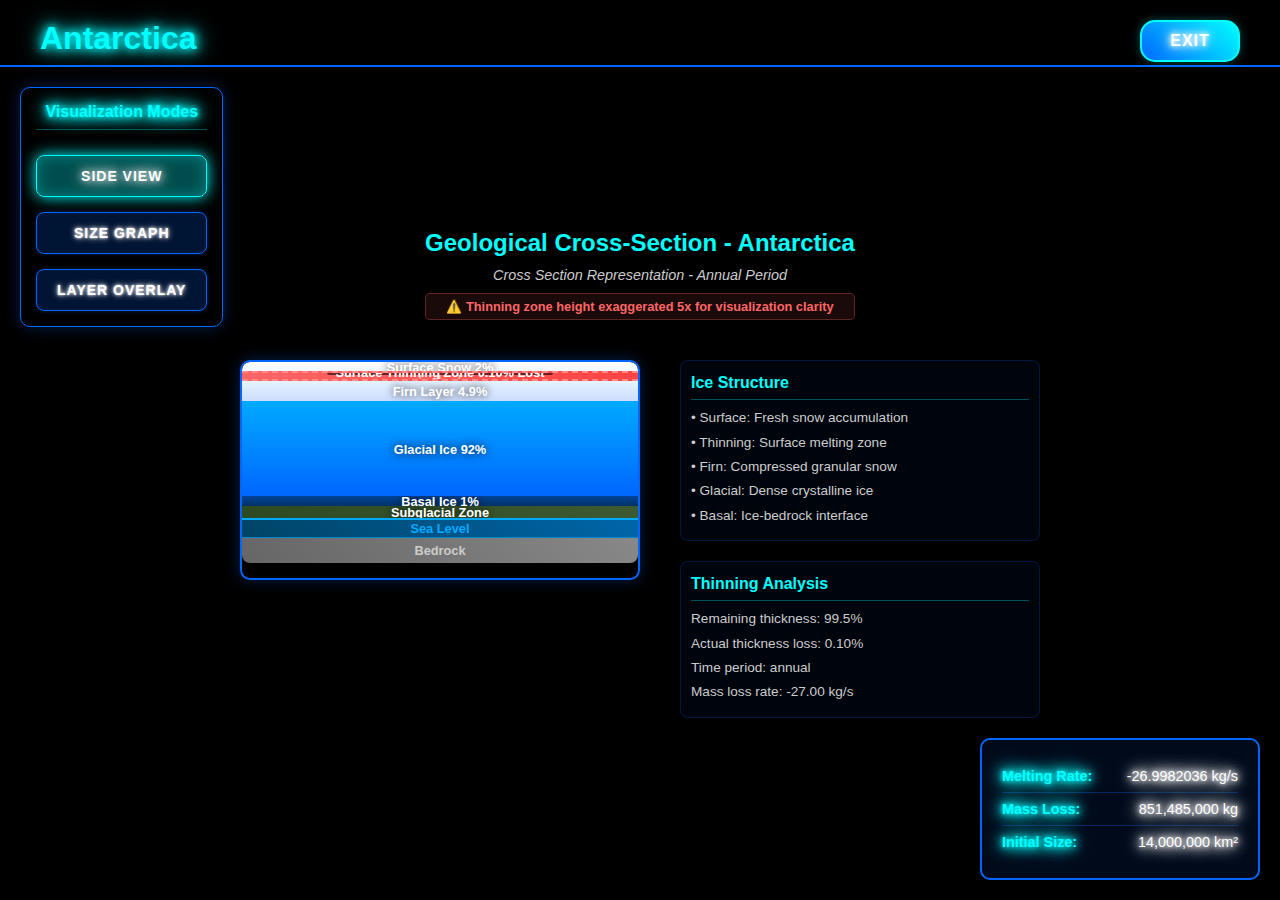
<file: antarctica-annual.html>
<!DOCTYPE html>
<html lang="en">
<head>
    <meta charset="UTF-8">
    <meta name="viewport" content="width=device-width, initial-scale=1.0">
    <title>Antarctica Ice Sheet - Annual View</title>
    <link rel="stylesheet" href="styles/main.css">
</head>
<body>
    <div id="app">
        <div id="visualization-page" class="page">
            <div class="visualization-container">
                <div class="top-bar">
                    <h3 id="viz-ice-sheet-name" class="ice-sheet-name neon-text">Antarctica</h3>
                    <button id="exit-btn" class="exit-button nav-button neon-text" onclick="window.location.href='index.html'">Exit</button>
                </div>
                <div class="main-content">
                    <div class="visualization-controls">
                        <h4 class="controls-title neon-text">Visualization Modes</h4>
                        <button id="side-view-btn" class="viz-mode-button nav-button neon-text active" onclick="selectVisualizationMode('SIDE_VIEW')">Side View</button>
                        <button id="size-graph-btn" class="viz-mode-button nav-button neon-text" onclick="selectVisualizationMode('SIZE_GRAPH')">Size Graph</button>
                        <button id="layer-overlay-btn" class="viz-mode-button nav-button neon-text" onclick="selectVisualizationMode('LAYER_OVERLAY')">Layer Overlay</button>
                    </div>
                    <div id="visualization-display" class="visualization-area"></div>
                    <div id="visualization-stats" class="stats-panel">
                        <div class="stat-item">
                            <span class="stat-label neon-text">Melting Rate:</span>
                            <span id="viz-melting-rate" class="stat-value neon-text">-26.9982036 kg/s</span>
                        </div>
                        <div class="stat-item">
                            <span class="stat-label neon-text">Mass Loss:</span>
                            <span id="viz-mass-loss" class="stat-value neon-text">851,485,000 kg</span>
                        </div>
                        <div class="stat-item">
                            <span class="stat-label neon-text">Initial Size:</span>
                            <span id="viz-initial-size" class="stat-value neon-text">14,000,000 km²</span>
                        </div>
                    </div>
                </div>
            </div>
        </div>
    </div>
    
    <script src="visualization-engine.js"></script>
    <script>
        const data = {
            meltingRate: -26.9982036,
            massLoss: -851485000,
            initialSize: 14000000,
            finalSize: 14000000,
            iceSheetName: 'Antarctica',
            period: {
                name: 'ANNUAL',
                seconds: 31536000,
                displayName: 'Annual'
            }
        };

        document.addEventListener('DOMContentLoaded', function() {
            updateVisualizationDisplay(VisualizationType.SIDE_VIEW);
        });
    </script>
</body>
</html>
</file>
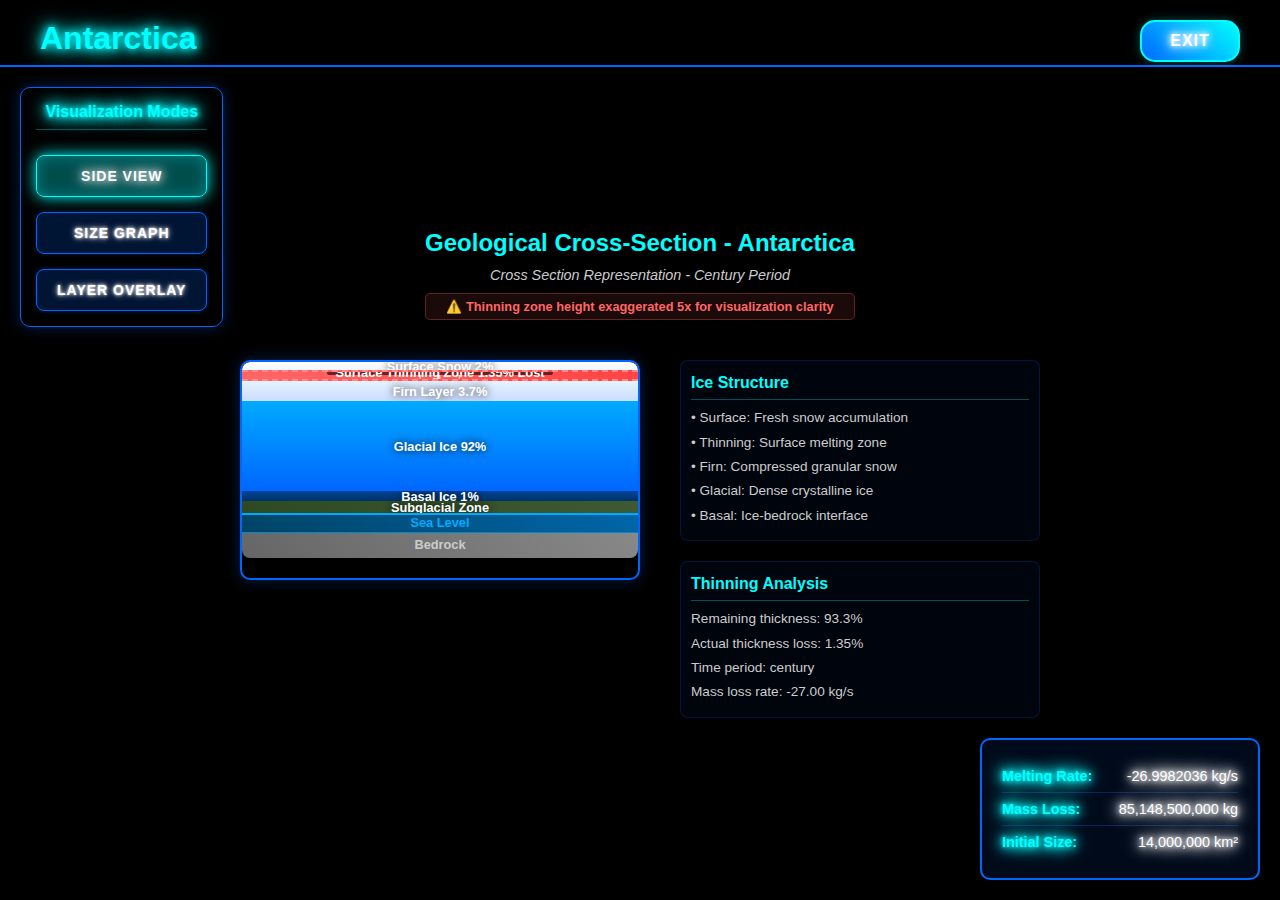
<file: antarctica-century.html>
<!DOCTYPE html>
<html lang="en">
<head>
    <meta charset="UTF-8">
    <meta name="viewport" content="width=device-width, initial-scale=1.0">
    <title>Antarctica Ice Sheet - Century View</title>
    <link rel="stylesheet" href="styles/main.css">
</head>
<body>
    <div id="app">
        <div id="visualization-page" class="page">
            <div class="visualization-container">
                <div class="top-bar">
                    <h3 id="viz-ice-sheet-name" class="ice-sheet-name neon-text">Antarctica</h3>
                    <button id="exit-btn" class="exit-button nav-button neon-text" onclick="window.location.href='index.html'">Exit</button>
                </div>
                <div class="main-content">
                    <div class="visualization-controls">
                        <h4 class="controls-title neon-text">Visualization Modes</h4>
                        <button id="side-view-btn" class="viz-mode-button nav-button neon-text active" onclick="selectVisualizationMode('SIDE_VIEW')">Side View</button>
                        <button id="size-graph-btn" class="viz-mode-button nav-button neon-text" onclick="selectVisualizationMode('SIZE_GRAPH')">Size Graph</button>
                        <button id="layer-overlay-btn" class="viz-mode-button nav-button neon-text" onclick="selectVisualizationMode('LAYER_OVERLAY')">Layer Overlay</button>
                    </div>
                    <div id="visualization-display" class="visualization-area"></div>
                    <div id="visualization-stats" class="stats-panel">
                        <div class="stat-item">
                            <span class="stat-label neon-text">Melting Rate:</span>
                            <span id="viz-melting-rate" class="stat-value neon-text">-26.9982036 kg/s</span>
                        </div>
                        <div class="stat-item">
                            <span class="stat-label neon-text">Mass Loss:</span>
                            <span id="viz-mass-loss" class="stat-value neon-text">85,148,500,000 kg</span>
                        </div>
                        <div class="stat-item">
                            <span class="stat-label neon-text">Initial Size:</span>
                            <span id="viz-initial-size" class="stat-value neon-text">14,000,000 km²</span>
                        </div>
                    </div>
                </div>
            </div>
        </div>
    </div>
    
    <script src="visualization-engine.js"></script>
    <script>
        const data = {
            meltingRate: -26.9982036,
            massLoss: -85148500000,
            initialSize: 14000000,
            finalSize: 14000000,
            iceSheetName: 'Antarctica',
            period: {
                name: 'CENTURY',
                seconds: 3153600000,
                displayName: 'Century'
            }
        };

        document.addEventListener('DOMContentLoaded', function() {
            updateVisualizationDisplay(VisualizationType.SIDE_VIEW);
        });
    </script>
</body>
</html>
</file>
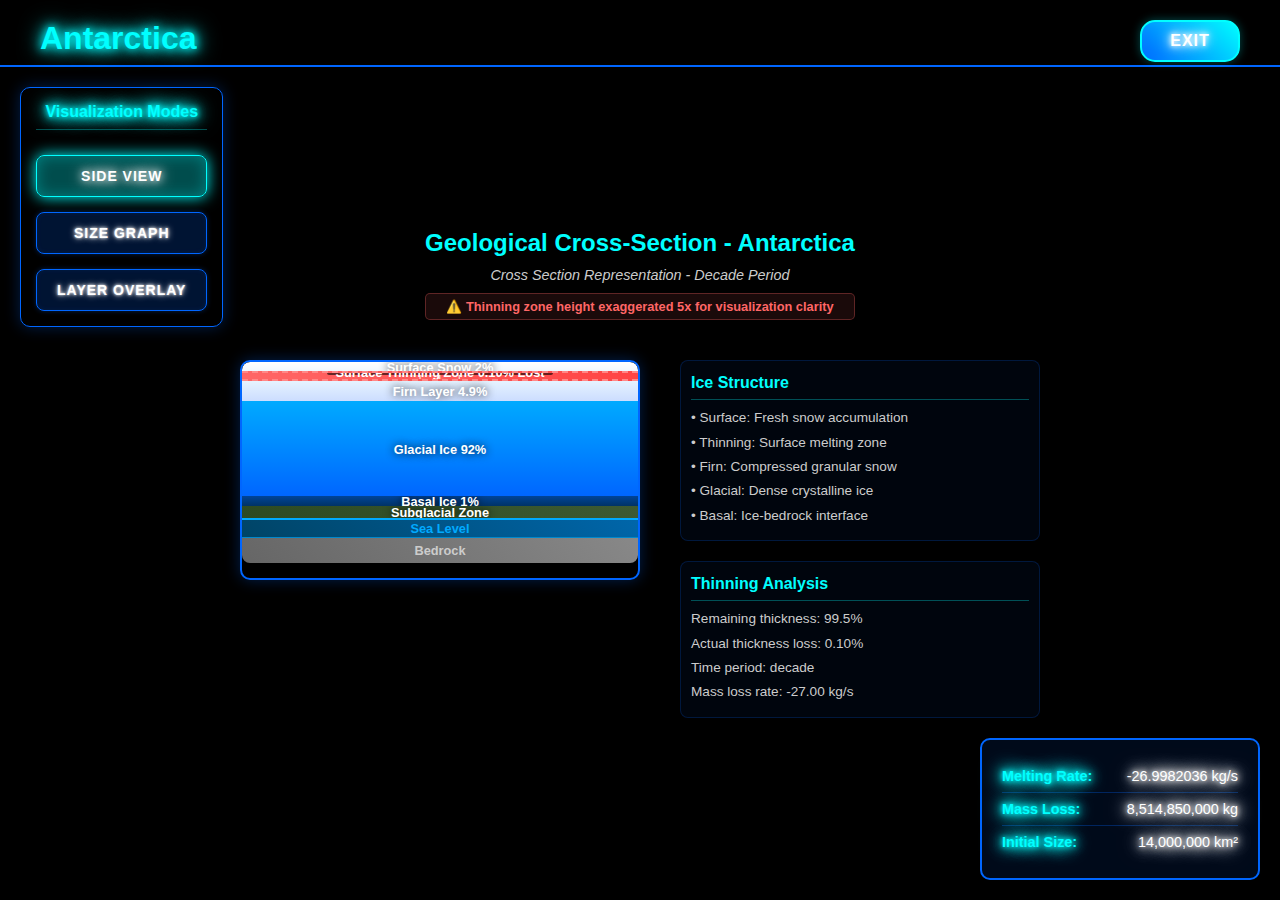
<file: antarctica-decade.html>
<!DOCTYPE html>
<html lang="en">
<head>
    <meta charset="UTF-8">
    <meta name="viewport" content="width=device-width, initial-scale=1.0">
    <title>Antarctica Ice Sheet - Decade View</title>
    <link rel="stylesheet" href="styles/main.css">
</head>
<body>
    <div id="app">
        <div id="visualization-page" class="page">
            <div class="visualization-container">
                <div class="top-bar">
                    <h3 id="viz-ice-sheet-name" class="ice-sheet-name neon-text">Antarctica</h3>
                    <button id="exit-btn" class="exit-button nav-button neon-text" onclick="window.location.href='index.html'">Exit</button>
                </div>
                <div class="main-content">
                    <div class="visualization-controls">
                        <h4 class="controls-title neon-text">Visualization Modes</h4>
                        <button id="side-view-btn" class="viz-mode-button nav-button neon-text active" onclick="selectVisualizationMode('SIDE_VIEW')">Side View</button>
                        <button id="size-graph-btn" class="viz-mode-button nav-button neon-text" onclick="selectVisualizationMode('SIZE_GRAPH')">Size Graph</button>
                        <button id="layer-overlay-btn" class="viz-mode-button nav-button neon-text" onclick="selectVisualizationMode('LAYER_OVERLAY')">Layer Overlay</button>
                    </div>
                    <div id="visualization-display" class="visualization-area"></div>
                    <div id="visualization-stats" class="stats-panel">
                        <div class="stat-item">
                            <span class="stat-label neon-text">Melting Rate:</span>
                            <span id="viz-melting-rate" class="stat-value neon-text">-26.9982036 kg/s</span>
                        </div>
                        <div class="stat-item">
                            <span class="stat-label neon-text">Mass Loss:</span>
                            <span id="viz-mass-loss" class="stat-value neon-text">8,514,850,000 kg</span>
                        </div>
                        <div class="stat-item">
                            <span class="stat-label neon-text">Initial Size:</span>
                            <span id="viz-initial-size" class="stat-value neon-text">14,000,000 km²</span>
                        </div>
                    </div>
                </div>
            </div>
        </div>
    </div>
    
    <script src="visualization-engine.js"></script>
    <script>
        const data = {
            meltingRate: -26.9982036,
            massLoss: -8514850000,
            initialSize: 14000000,
            finalSize: 14000000,
            iceSheetName: 'Antarctica',
            period: {
                name: 'DECADE',
                seconds: 315360000,
                displayName: 'Decade'
            }
        };

        document.addEventListener('DOMContentLoaded', function() {
            updateVisualizationDisplay(VisualizationType.SIDE_VIEW);
        });
    </script>
</body>
</html>
</file>
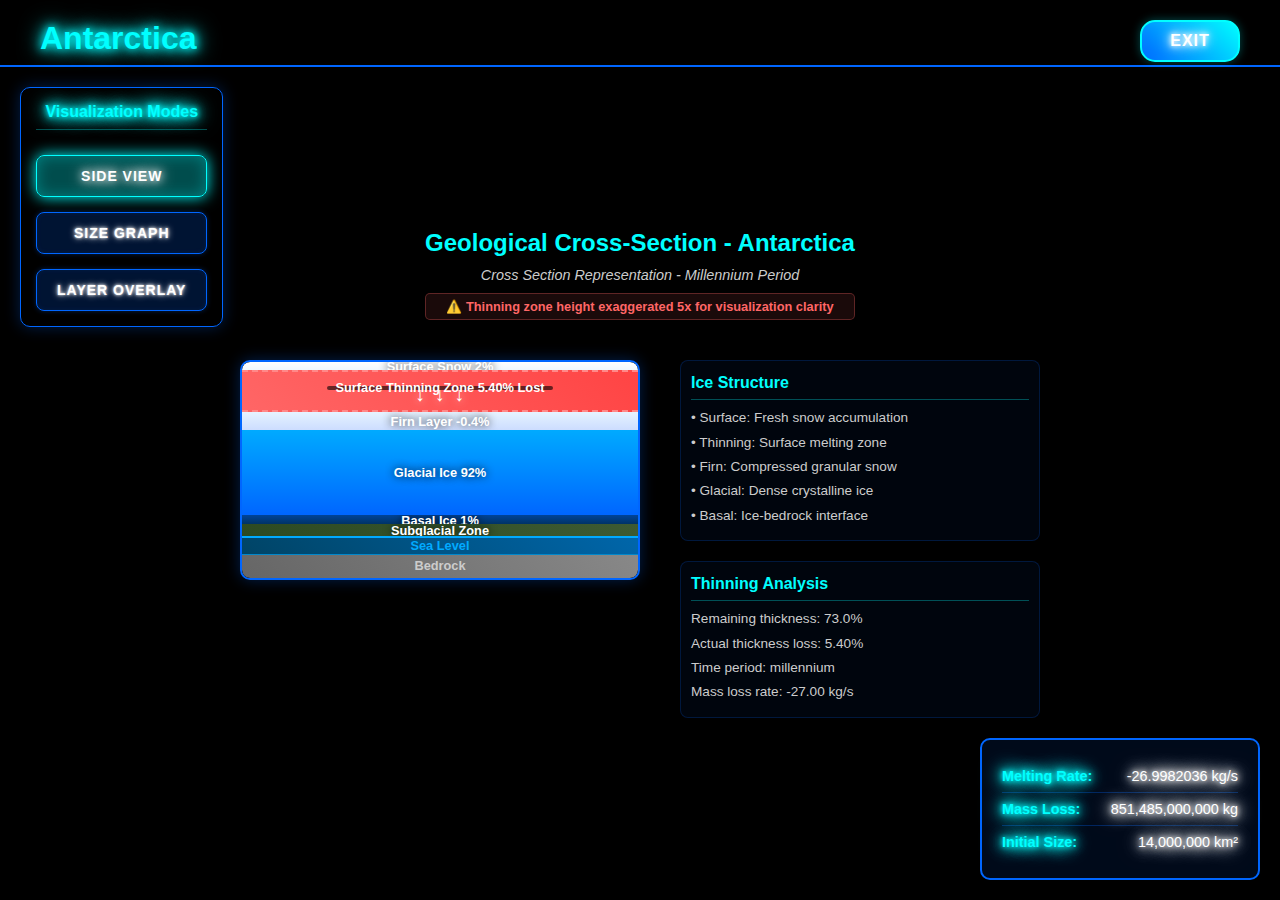
<file: antarctica-millennium.html>
<!DOCTYPE html>
<html lang="en">
<head>
    <meta charset="UTF-8">
    <meta name="viewport" content="width=device-width, initial-scale=1.0">
    <title>Antarctica Ice Sheet - Millennium View</title>
    <link rel="stylesheet" href="styles/main.css">
</head>
<body>
    <div id="app">
        <div id="visualization-page" class="page">
            <div class="visualization-container">
                <div class="top-bar">
                    <h3 id="viz-ice-sheet-name" class="ice-sheet-name neon-text">Antarctica</h3>
                    <button id="exit-btn" class="exit-button nav-button neon-text" onclick="window.location.href='index.html'">Exit</button>
                </div>
                <div class="main-content">
                    <div class="visualization-controls">
                        <h4 class="controls-title neon-text">Visualization Modes</h4>
                        <button id="side-view-btn" class="viz-mode-button nav-button neon-text active" onclick="selectVisualizationMode('SIDE_VIEW')">Side View</button>
                        <button id="size-graph-btn" class="viz-mode-button nav-button neon-text" onclick="selectVisualizationMode('SIZE_GRAPH')">Size Graph</button>
                        <button id="layer-overlay-btn" class="viz-mode-button nav-button neon-text" onclick="selectVisualizationMode('LAYER_OVERLAY')">Layer Overlay</button>
                    </div>
                    <div id="visualization-display" class="visualization-area"></div>
                    <div id="visualization-stats" class="stats-panel">
                        <div class="stat-item">
                            <span class="stat-label neon-text">Melting Rate:</span>
                            <span id="viz-melting-rate" class="stat-value neon-text">-26.9982036 kg/s</span>
                        </div>
                        <div class="stat-item">
                            <span class="stat-label neon-text">Mass Loss:</span>
                            <span id="viz-mass-loss" class="stat-value neon-text">851,485,000,000 kg</span>
                        </div>
                        <div class="stat-item">
                            <span class="stat-label neon-text">Initial Size:</span>
                            <span id="viz-initial-size" class="stat-value neon-text">14,000,000 km²</span>
                        </div>
                    </div>
                </div>
            </div>
        </div>
    </div>
    
    <script src="visualization-engine.js"></script>
    <script>
        const data = {
            meltingRate: -26.9982036,
            massLoss: -851485000000,
            initialSize: 14000000,
            finalSize: 14000000,
            iceSheetName: 'Antarctica',
            period: {
                name: 'MILLENNIUM',
                seconds: 31536000000,
                displayName: 'Millennium'
            }
        };

        document.addEventListener('DOMContentLoaded', function() {
            updateVisualizationDisplay(VisualizationType.SIDE_VIEW);
        });
    </script>
</body>
</html>
</file>
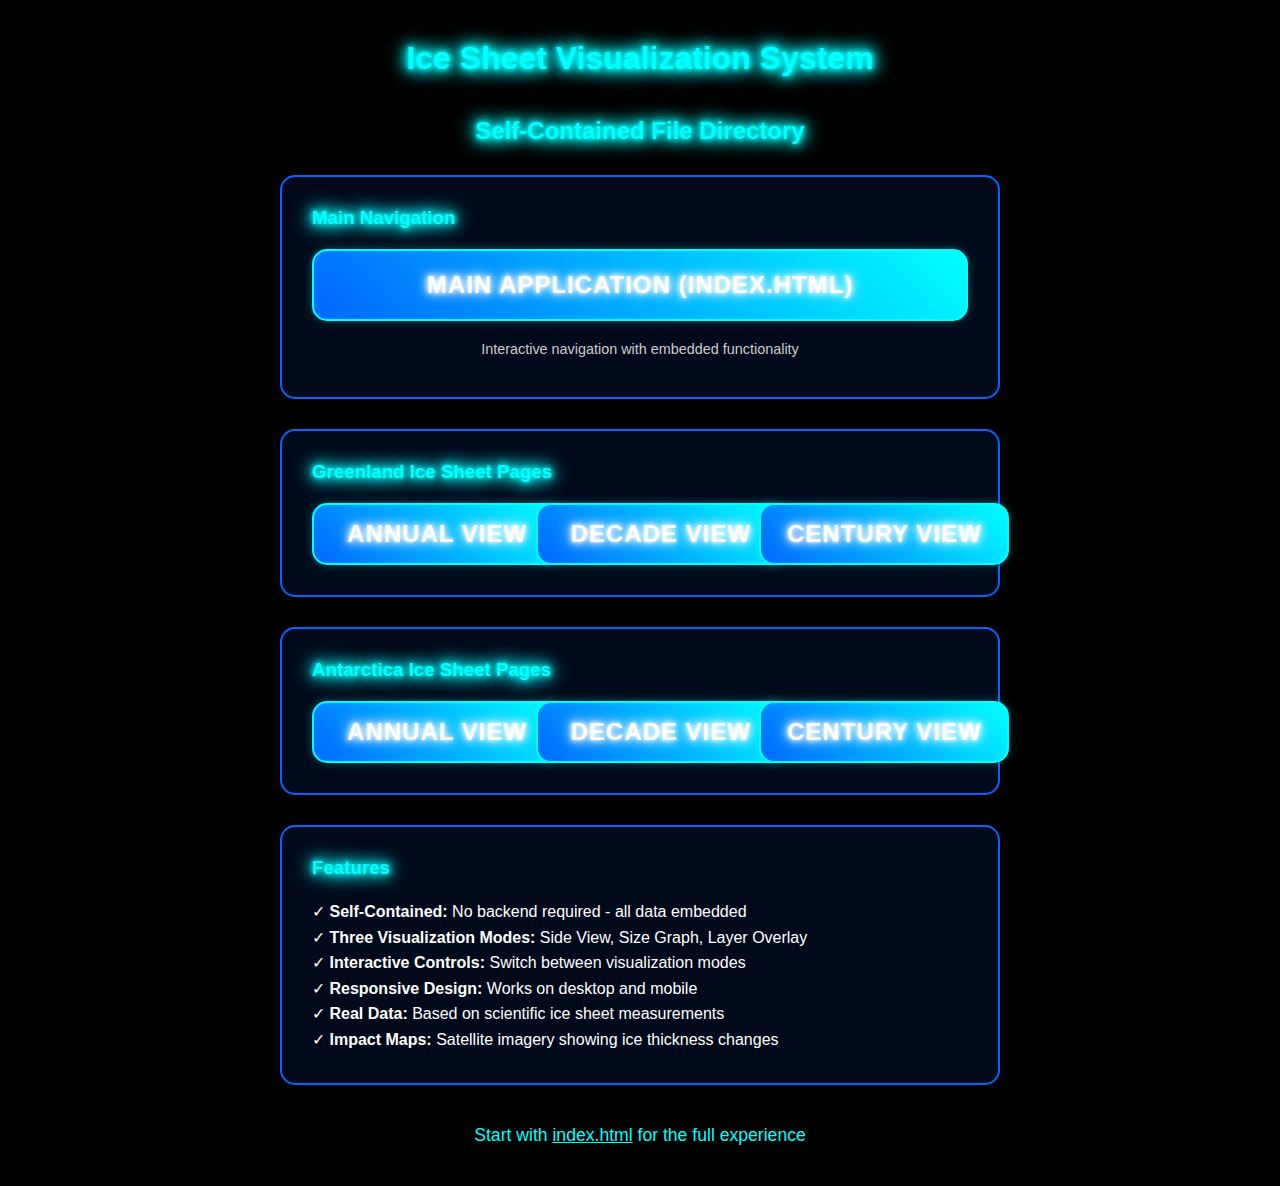
<file: file-list.html>
<!DOCTYPE html>
<html lang="en">
<head>
    <meta charset="UTF-8">
    <meta name="viewport" content="width=device-width, initial-scale=1.0">
    <title>Ice Sheet Visualization - File Directory</title>
    <link rel="stylesheet" href="styles/main.css">
</head>
<body>
    <div style="padding: 40px; max-width: 800px; margin: 0 auto;">
        <h1 class="neon-text" style="text-align: center; margin-bottom: 40px;">Ice Sheet Visualization System</h1>
        <h2 class="neon-text" style="text-align: center; margin-bottom: 30px;">Self-Contained File Directory</h2>
        
        <div style="background: rgba(0, 102, 255, 0.1); border: 2px solid #0066ff; border-radius: 15px; padding: 30px; margin-bottom: 30px;">
            <h3 class="neon-text" style="margin-bottom: 20px;">Main Navigation</h3>
            <div style="display: flex; flex-direction: column; gap: 10px;">
                <a href="index.html" class="nav-button neon-text" style="text-decoration: none; text-align: center; display: block;">
                    Main Application (index.html)
                </a>
                <p style="color: #cccccc; font-size: 0.9rem; text-align: center; margin: 10px 0;">
                    Interactive navigation with embedded functionality
                </p>
            </div>
        </div>

        <div style="background: rgba(0, 102, 255, 0.1); border: 2px solid #0066ff; border-radius: 15px; padding: 30px; margin-bottom: 30px;">
            <h3 class="neon-text" style="margin-bottom: 20px;">Greenland Ice Sheet Pages</h3>
            <div style="display: grid; grid-template-columns: repeat(auto-fit, minmax(200px, 1fr)); gap: 15px;">
                <a href="greenland-annual.html" class="nav-button neon-text" style="text-decoration: none; text-align: center; display: block; padding: 15px;">
                    Annual View
                </a>
                <a href="greenland-decade.html" class="nav-button neon-text" style="text-decoration: none; text-align: center; display: block; padding: 15px;">
                    Decade View
                </a>
                <a href="greenland-century.html" class="nav-button neon-text" style="text-decoration: none; text-align: center; display: block; padding: 15px;">
                    Century View
                </a>
            </div>
        </div>

        <div style="background: rgba(0, 102, 255, 0.1); border: 2px solid #0066ff; border-radius: 15px; padding: 30px; margin-bottom: 30px;">
            <h3 class="neon-text" style="margin-bottom: 20px;">Antarctica Ice Sheet Pages</h3>
            <div style="display: grid; grid-template-columns: repeat(auto-fit, minmax(200px, 1fr)); gap: 15px;">
                <a href="antarctica-annual.html" class="nav-button neon-text" style="text-decoration: none; text-align: center; display: block; padding: 15px;">
                    Annual View
                </a>
                <a href="antarctica-decade.html" class="nav-button neon-text" style="text-decoration: none; text-align: center; display: block; padding: 15px;">
                    Decade View
                </a>
                <a href="antarctica-century.html" class="nav-button neon-text" style="text-decoration: none; text-align: center; display: block; padding: 15px;">
                    Century View
                </a>
            </div>
        </div>

        <div style="background: rgba(0, 102, 255, 0.1); border: 2px solid #0066ff; border-radius: 15px; padding: 30px;">
            <h3 class="neon-text" style="margin-bottom: 20px;">Features</h3>
            <div style="color: #cccccc; line-height: 1.6;">
                <p>✓ <strong>Self-Contained:</strong> No backend required - all data embedded</p>
                <p>✓ <strong>Three Visualization Modes:</strong> Side View, Size Graph, Layer Overlay</p>
                <p>✓ <strong>Interactive Controls:</strong> Switch between visualization modes</p>
                <p>✓ <strong>Responsive Design:</strong> Works on desktop and mobile</p>
                <p>✓ <strong>Real Data:</strong> Based on scientific ice sheet measurements</p>
                <p>✓ <strong>Impact Maps:</strong> Satellite imagery showing ice thickness changes</p>
            </div>
        </div>

        <div style="text-align: center; margin-top: 40px;">
            <p style="color: #00ffff; font-size: 1.1rem;">Start with <a href="index.html" style="color: #00ffff; text-decoration: underline;">index.html</a> for the full experience</p>
        </div>
    </div>
</body>
</html>
</file>
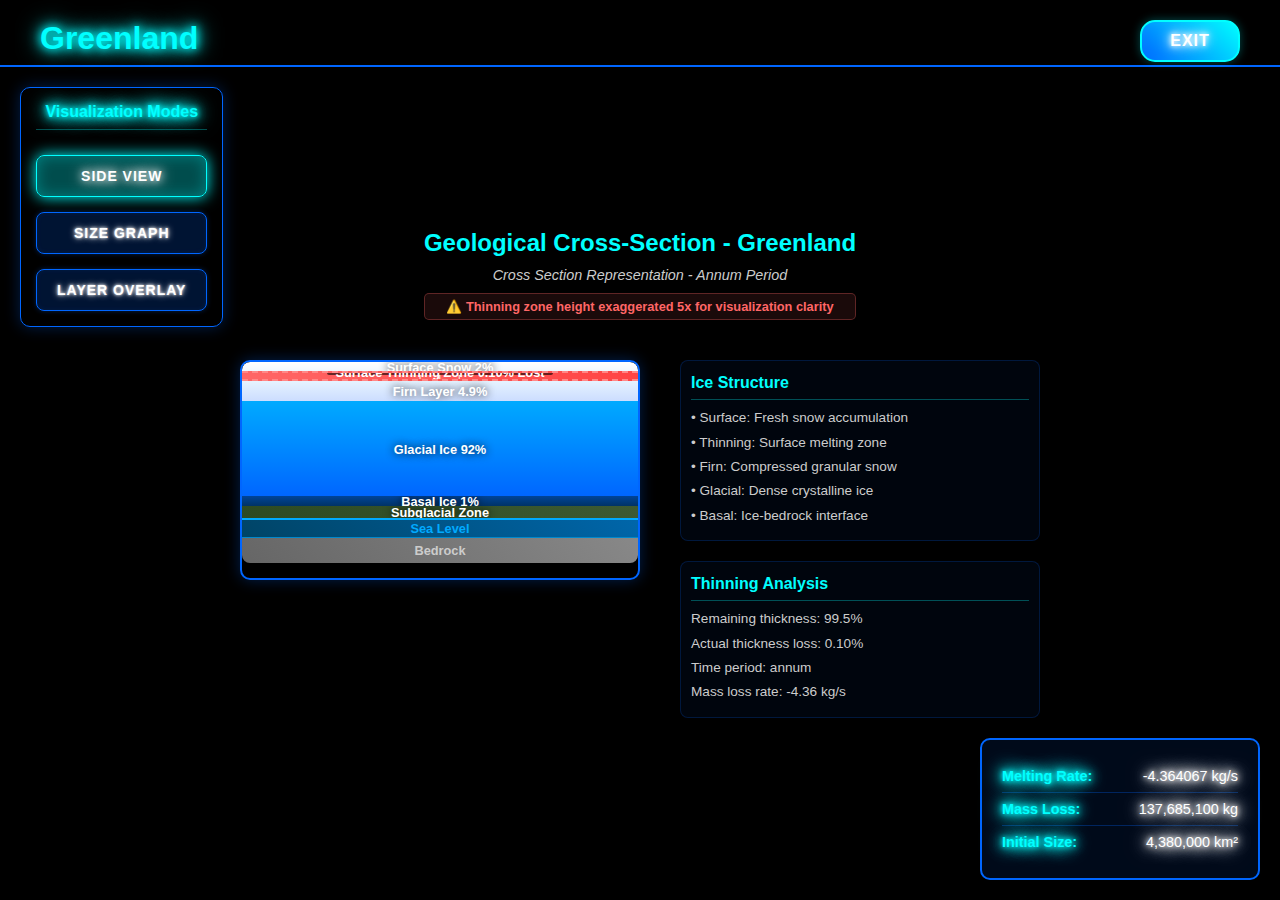
<file: greenland-annual.html>
<!DOCTYPE html>
<html lang="en">
<head>
    <meta charset="UTF-8">
    <meta name="viewport" content="width=device-width, initial-scale=1.0">
    <title>Greenland Ice Sheet - Annum View</title>
    <link rel="stylesheet" href="styles/main.css">
</head>
<body>
    <div id="app">
        <div id="visualization-page" class="page">
            <div class="visualization-container">
                <div class="top-bar">
                    <h3 id="viz-ice-sheet-name" class="ice-sheet-name neon-text">Greenland</h3>
                    <button id="exit-btn" class="exit-button nav-button neon-text" onclick="window.location.href='index.html'">Exit</button>
                </div>
                <div class="main-content">
                    <div class="visualization-controls">
                        <h4 class="controls-title neon-text">Visualization Modes</h4>
                        <button id="side-view-btn" class="viz-mode-button nav-button neon-text active" onclick="selectVisualizationMode('SIDE_VIEW')">Side View</button>
                        <button id="size-graph-btn" class="viz-mode-button nav-button neon-text" onclick="selectVisualizationMode('SIZE_GRAPH')">Size Graph</button>
                        <button id="layer-overlay-btn" class="viz-mode-button nav-button neon-text" onclick="selectVisualizationMode('LAYER_OVERLAY')">Layer Overlay</button>
                    </div>
                    <div id="visualization-display" class="visualization-area"></div>
                    <div id="visualization-stats" class="stats-panel">
                        <div class="stat-item">
                            <span class="stat-label neon-text">Melting Rate:</span>
                            <span id="viz-melting-rate" class="stat-value neon-text">-4.364067 kg/s</span>
                        </div>
                        <div class="stat-item">
                            <span class="stat-label neon-text">Mass Loss:</span>
                            <span id="viz-mass-loss" class="stat-value neon-text">137,685,100 kg</span>
                        </div>
                        <div class="stat-item">
                            <span class="stat-label neon-text">Initial Size:</span>
                            <span id="viz-initial-size" class="stat-value neon-text">4,380,000 km²</span>
                        </div>
                    </div>
                </div>
            </div>
        </div>
    </div>
    
    <script src="visualization-engine.js"></script>
    <script>
        const data = {
            meltingRate: -4.364067,
            massLoss: -137685100,
            initialSize: 4380000,
            finalSize: 4380000,
            iceSheetName: 'Greenland',
            period: {
                name: 'ANNUAL',
                seconds: 31536000,
                displayName: 'Annum'
            }
        };

        document.addEventListener('DOMContentLoaded', function() {
            updateVisualizationDisplay(VisualizationType.SIDE_VIEW);
        });
    </script>
</body>
</html>
</file>
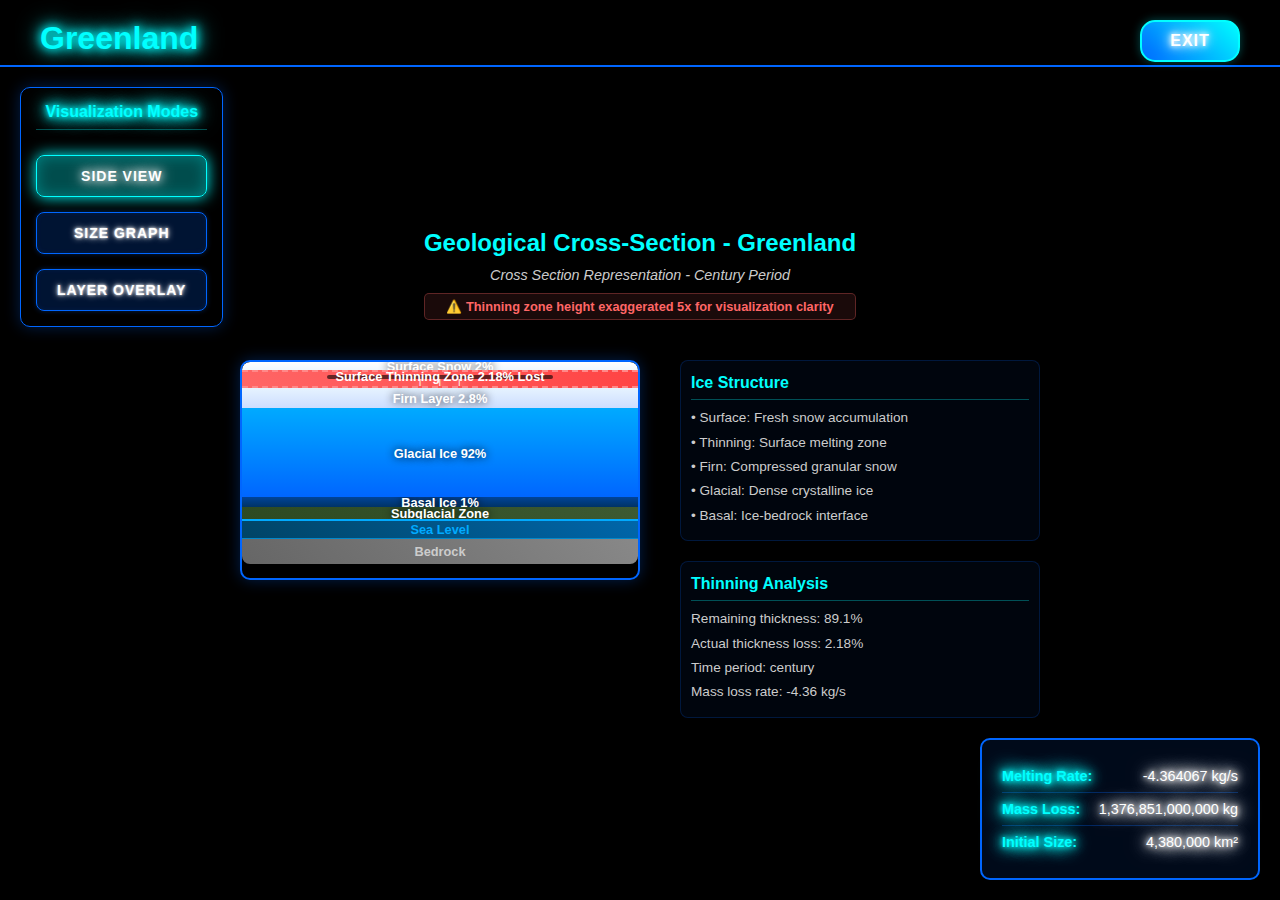
<file: greenland-century.html>
<!DOCTYPE html>
<html lang="en">
<head>
    <meta charset="UTF-8">
    <meta name="viewport" content="width=device-width, initial-scale=1.0">
    <title>Greenland Ice Sheet - Century View</title>
    <link rel="stylesheet" href="styles/main.css">
</head>
<body>
    <div id="app">
        <!-- Visualization Page for Greenland Century -->
        <div id="visualization-page" class="page">
            <div class="visualization-container">
                <div class="top-bar">
                    <h3 id="viz-ice-sheet-name" class="ice-sheet-name neon-text">Greenland</h3>
                    <button id="exit-btn" class="exit-button nav-button neon-text" onclick="window.location.href='index.html'">Exit</button>
                </div>
                <div class="main-content">
                    <div class="visualization-controls">
                        <h4 class="controls-title neon-text">Visualization Modes</h4>
                        <button id="side-view-btn" class="viz-mode-button nav-button neon-text active" onclick="selectVisualizationMode('SIDE_VIEW')">Side View</button>
                        <button id="size-graph-btn" class="viz-mode-button nav-button neon-text" onclick="selectVisualizationMode('SIZE_GRAPH')">Size Graph</button>
                        <button id="layer-overlay-btn" class="viz-mode-button nav-button neon-text" onclick="selectVisualizationMode('LAYER_OVERLAY')">Layer Overlay</button>
                    </div>
                    <div id="visualization-display" class="visualization-area">
                        <!-- Content will be loaded by JavaScript -->
                    </div>
                    <div id="visualization-stats" class="stats-panel">
                        <div class="stat-item">
                            <span class="stat-label neon-text">Melting Rate:</span>
                            <span id="viz-melting-rate" class="stat-value neon-text">-4.364067 kg/s</span>
                        </div>
                        <div class="stat-item">
                            <span class="stat-label neon-text">Mass Loss:</span>
                            <span id="viz-mass-loss" class="stat-value neon-text">1,376,851,000,000 kg</span>
                        </div>
                        <div class="stat-item">
                            <span class="stat-label neon-text">Initial Size:</span>
                            <span id="viz-initial-size" class="stat-value neon-text">4,380,000 km²</span>
                        </div>
                    </div>
                </div>
            </div>
        </div>
    </div>
    
    <script>
        // Embedded data for Greenland Century
        const data = {
            meltingRate: -4.364067,
            massLoss: -1376851000000,
            initialSize: 4380000,
            finalSize: 4380000,
            iceSheetName: 'Greenland',
            period: {
                name: 'CENTURY',
                seconds: 3153600000,
                displayName: 'Century'
            }
        };

        const VisualizationType = {
            SIDE_VIEW: 'SIDE_VIEW',
            SIZE_GRAPH: 'SIZE_GRAPH', 
            LAYER_OVERLAY: 'LAYER_OVERLAY'
        };

        let currentVisualizationType = VisualizationType.SIDE_VIEW;

        function selectVisualizationMode(modeType) {
            updateVisualizationDisplay(VisualizationType[modeType]);
        }

        function updateVisualizationDisplay(visualizationType) {
            currentVisualizationType = visualizationType;
            updateActiveButton(visualizationType);

            switch (visualizationType) {
                case VisualizationType.SIDE_VIEW:
                    renderSideView(data);
                    break;
                case VisualizationType.SIZE_GRAPH:
                    renderSizeGraph(data);
                    break;
                case VisualizationType.LAYER_OVERLAY:
                    renderLayerOverlay(data);
                    break;
            }
        }

        function updateActiveButton(visualizationType) {
            const buttons = document.querySelectorAll('.viz-mode-button');
            buttons.forEach(button => button.classList.remove('active'));

            let activeButtonId;
            switch (visualizationType) {
                case VisualizationType.SIDE_VIEW:
                    activeButtonId = 'side-view-btn';
                    break;
                case VisualizationType.SIZE_GRAPH:
                    activeButtonId = 'size-graph-btn';
                    break;
                case VisualizationType.LAYER_OVERLAY:
                    activeButtonId = 'layer-overlay-btn';
                    break;
            }

            if (activeButtonId) {
                const activeButton = document.getElementById(activeButtonId);
                if (activeButton) {
                    activeButton.classList.add('active');
                }
            }
        }
        function calculateRealisticLossPercentage(data) {
            const meltingRateKgPerSecond = Math.abs(data.meltingRate);
            const periodSeconds = data.period.seconds;
            
            let basePercentage;
            if (data.iceSheetName === 'Antarctica') {
                basePercentage = (meltingRateKgPerSecond / 500000) * (periodSeconds / 31536000) * 100;
            } else {
                basePercentage = (meltingRateKgPerSecond / 50000) * (periodSeconds / 31536000) * 100;
            }
            
            if (data.period.name === 'CENTURY') {
                basePercentage *= 2.5;
            } else if (data.period.name === 'DECADE') {
                basePercentage *= 1.5;
            }
            
            return Math.max(0.1, Math.min(25, basePercentage));
        }

        function renderSideView(data) {
            const displayArea = document.getElementById('visualization-display');
            if (!displayArea) return;
            
            const baseMassLossPercentage = calculateRealisticLossPercentage(data);
            const exaggeratedMassLossPercentage = Math.min(baseMassLossPercentage * 5, 75);
            const remainingPercentage = 100 - exaggeratedMassLossPercentage;
            
            const totalHeight = 220;
            const seaLevelHeight = 20;
            const bedrockHeight = 25;
            const subglacialHeight = 12;
            const iceHeight = totalHeight - seaLevelHeight - bedrockHeight - subglacialHeight;
            const currentIceHeight = (remainingPercentage / 100) * iceHeight;
            const meltedHeight = Math.max(10, iceHeight - currentIceHeight);
            
            const totalIceLayerHeight = currentIceHeight + meltedHeight;
            const surfaceLayerHeight = Math.max(8, totalIceLayerHeight * 0.05);
            const thinningZoneHeight = meltedHeight;
            const firnLayerHeight = Math.max(12, totalIceLayerHeight * 0.12);
            const glacialIceHeight = Math.max(15, totalIceLayerHeight * 0.55);
            const basalIceHeight = Math.max(10, totalIceLayerHeight * 0.05);
            
            displayArea.innerHTML = `
                <div style="width: 100%; height: 100%; display: flex; flex-direction: column; align-items: center; justify-content: center; padding: 20px;">
                    <div style="text-align: center; margin-bottom: 20px;">
                        <h4 style="font-size: 1.5rem; margin-bottom: 10px; color: #00ffff;">Geological Cross-Section - ${data.iceSheetName}</h4>
                        <p style="font-size: 0.9rem; color: #cccccc; margin-bottom: 10px; font-style: italic;">Cross Section Representation - ${data.period.displayName} Period</p>
                        <p style="font-size: 0.8rem; color: #ff6666; margin-bottom: 20px; font-weight: bold; background: rgba(255, 102, 102, 0.1); padding: 5px 10px; border-radius: 5px; border: 1px solid rgba(255, 102, 102, 0.3);">⚠️ Thinning zone height exaggerated 5x for visualization clarity</p>
                    </div>
                    <div style="display: flex; gap: 40px; align-items: flex-start; width: 95%; max-width: 800px;">
                        <div style="flex: 0 0 auto; width: 400px; display: flex; flex-direction: column; gap: 15px;">
                            <div style="width: 100%;">
                                <div style="position: relative; background: transparent; border: 2px solid #0066ff; border-radius: 10px; margin-bottom: 25px; overflow: hidden; display: flex; flex-direction: column; box-shadow: 0 0 15px rgba(0, 102, 255, 0.3); gap: 0; line-height: 0; height: ${totalHeight}px;">
                                    <div style="background: linear-gradient(to bottom, #ffffff, #f0f8ff); position: relative; display: block; align-items: center; justify-content: center; border-radius: 8px 8px 0 0; overflow: hidden; margin: 0; padding: 0; line-height: normal; height: ${surfaceLayerHeight}px;">
                                        <span style="font-size: 0.8rem; font-weight: bold; text-shadow: 0 0 8px rgba(0, 0, 0, 0.9); z-index: 2; position: absolute; color: #ffffff; top: 50%; left: 50%; transform: translate(-50%, -50%); text-align: center;">Surface Snow 2%</span>
                                    </div>
                                    <div style="background: linear-gradient(45deg, #ff6666, #ff4444); display: flex; flex-direction: column; align-items: center; justify-content: center; position: relative; overflow: hidden; border-top: 2px dashed #ff8888; border-bottom: 2px dashed #ff8888; margin: 0; padding: 0; height: ${thinningZoneHeight}px;">
                                        <div style="display: flex; flex-direction: column; align-items: center; z-index: 3; position: relative;">
                                            <span style="font-size: 0.8rem; font-weight: bold; margin-bottom: 5px; background: rgba(0, 0, 0, 0.6); padding: 2px 8px; border-radius: 3px;">Surface Thinning Zone ${baseMassLossPercentage.toFixed(2)}% Lost</span>
                                            <div style="display: flex; gap: 10px;">
                                                <div style="font-size: 1.2rem; color: #ffffff; text-shadow: 0 0 8px rgba(255, 255, 255, 0.8);">↓</div>
                                                <div style="font-size: 1.2rem; color: #ffffff; text-shadow: 0 0 8px rgba(255, 255, 255, 0.8);">↓</div>
                                                <div style="font-size: 1.2rem; color: #ffffff; text-shadow: 0 0 8px rgba(255, 255, 255, 0.8);">↓</div>
                                            </div>
                                        </div>
                                    </div>
                                    <div style="background: linear-gradient(to bottom, #e6f3ff, #ccddff); position: relative; display: block; align-items: center; justify-content: center; overflow: hidden; margin: 0; padding: 0; line-height: normal; height: ${firnLayerHeight}px;">
                                        <span style="font-size: 0.8rem; font-weight: bold; text-shadow: 0 0 8px rgba(0, 0, 0, 0.9); z-index: 2; position: absolute; color: #ffffff; top: 50%; left: 50%; transform: translate(-50%, -50%); text-align: center;">Firn Layer ${(5 - baseMassLossPercentage).toFixed(1)}%</span>
                                    </div>
                                    <div style="background: linear-gradient(to bottom, #00aaff, #0066ff); position: relative; display: block; align-items: center; justify-content: center; overflow: hidden; margin: 0; padding: 0; line-height: normal; height: ${glacialIceHeight}px;">
                                        <span style="font-size: 0.8rem; font-weight: bold; text-shadow: 0 0 8px rgba(0, 0, 0, 0.9); z-index: 2; position: absolute; color: #ffffff; top: 50%; left: 50%; transform: translate(-50%, -50%); text-align: center;">Glacial Ice 92%</span>
                                    </div>
                                    <div style="background: linear-gradient(to bottom, #004499, #003366); position: relative; display: block; align-items: center; justify-content: center; overflow: hidden; margin: 0; padding: 0; line-height: normal; border-bottom: none; height: ${basalIceHeight}px;">
                                        <span style="font-size: 0.8rem; font-weight: bold; text-shadow: 0 0 8px rgba(0, 0, 0, 0.9); z-index: 2; position: absolute; color: #ffffff; top: 50%; left: 50%; transform: translate(-50%, -50%); text-align: center;">Basal Ice 1%</span>
                                    </div>
                                    <div style="background: linear-gradient(45deg, #2d4a22, #3d5a32); display: block; align-items: center; justify-content: center; position: relative; overflow: hidden; margin: 0; padding: 0; line-height: normal; border-top: none; height: ${subglacialHeight}px;">
                                        <span style="font-size: 0.8rem; font-weight: bold; text-shadow: 0 0 8px rgba(0, 0, 0, 0.9); z-index: 2; position: absolute; color: #ffffff; top: 50%; left: 50%; transform: translate(-50%, -50%); text-align: center;">Subglacial Zone</span>
                                    </div>
                                    <div style="background: linear-gradient(45deg, #004466, #0066aa); display: flex; align-items: center; justify-content: center; border-top: 2px solid #00aaff; border-bottom: 1px solid #0088cc; position: relative; overflow: hidden; margin: 0; padding: 0; height: ${seaLevelHeight}px;">
                                        <span style="font-size: 0.8rem; color: #00aaff; font-weight: bold; z-index: 2; position: relative;">Sea Level</span>
                                    </div>
                                    <div style="background: linear-gradient(45deg, #666666, #888888); display: flex; align-items: center; justify-content: center; border-radius: 0 0 8px 8px; position: relative; overflow: hidden; margin: 0; padding: 0; height: ${bedrockHeight}px;">
                                        <span style="font-size: 0.8rem; font-weight: bold; color: #cccccc; z-index: 2; position: relative;">Bedrock</span>
                                    </div>
                                </div>
                            </div>
                        </div>
                        <div style="flex: 1; text-align: left; font-size: 0.95rem; line-height: 1.5; min-width: 300px;">
                            <div style="display: grid; grid-template-columns: 1fr; gap: 20px; margin-bottom: 20px;">
                                <div style="padding: 10px; background: rgba(0, 102, 255, 0.05); border-radius: 8px; border: 1px solid rgba(0, 102, 255, 0.2);">
                                    <h5 style="color: #00ffff; margin-bottom: 8px; font-size: 1rem; border-bottom: 1px solid rgba(0, 255, 255, 0.3); padding-bottom: 4px;">Ice Structure</h5>
                                    <p style="margin-bottom: 4px; font-size: 0.85rem; color: #cccccc;">• Surface: Fresh snow accumulation</p>
                                    <p style="margin-bottom: 4px; font-size: 0.85rem; color: #cccccc;">• Thinning: Surface melting zone</p>
                                    <p style="margin-bottom: 4px; font-size: 0.85rem; color: #cccccc;">• Firn: Compressed granular snow</p>
                                    <p style="margin-bottom: 4px; font-size: 0.85rem; color: #cccccc;">• Glacial: Dense crystalline ice</p>
                                    <p style="margin-bottom: 4px; font-size: 0.85rem; color: #cccccc;">• Basal: Ice-bedrock interface</p>
                                </div>
                                <div style="padding: 10px; background: rgba(0, 102, 255, 0.05); border-radius: 8px; border: 1px solid rgba(0, 102, 255, 0.2);">
                                    <h5 style="color: #00ffff; margin-bottom: 8px; font-size: 1rem; border-bottom: 1px solid rgba(0, 255, 255, 0.3); padding-bottom: 4px;">Thinning Analysis</h5>
                                    <p style="margin-bottom: 4px; font-size: 0.85rem; color: #cccccc;">Remaining thickness: ${remainingPercentage.toFixed(1)}%</p>
                                    <p style="margin-bottom: 4px; font-size: 0.85rem; color: #cccccc;">Actual thickness loss: ${baseMassLossPercentage.toFixed(2)}%</p>
                                    <p style="margin-bottom: 4px; font-size: 0.85rem; color: #cccccc;">Time period: ${data.period.displayName.toLowerCase()}</p>
                                    <p style="margin-bottom: 4px; font-size: 0.85rem; color: #cccccc;">Mass loss rate: ${data.meltingRate.toFixed(2)} kg/s</p>
                                </div>
                            </div>
                        </div>
                    </div>
                </div>
            `;
        }
        function renderSizeGraph(data) {
            const displayArea = document.getElementById('visualization-display');
            if (!displayArea) return;
            
            const massLossPercentage = calculateRealisticLossPercentage(data);
            const baseMaxHeight = 140;
            const scaleFactor = massLossPercentage < 1 ? 3 : 1;
            const adjustedLossPercentage = Math.min(massLossPercentage * scaleFactor, 25);
            
            const surfaceSnowPercentage = 2;
            const firnLayerPercentage = Math.max(0.1, 5 - massLossPercentage);
            const glacialIcePercentage = 92;
            const basalIcePercentage = 1;
            
            const initialHeight = baseMaxHeight;
            const surfaceSnowHeight = Math.max(15, (surfaceSnowPercentage / 100) * baseMaxHeight);
            const firnLayerHeight = Math.max(15, (firnLayerPercentage / 100) * baseMaxHeight);
            const glacialIceHeight = Math.max(30, (glacialIcePercentage / 100) * baseMaxHeight);
            const basalIceHeight = Math.max(10, (basalIcePercentage / 100) * baseMaxHeight);
            const lossHeight = Math.max(20, (adjustedLossPercentage / 100) * baseMaxHeight);
            
            displayArea.innerHTML = `
                <div style="width: 100%; height: 100%; display: flex; flex-direction: column; align-items: center; justify-content: center; padding: 20px;">
                    <div style="text-align: center; margin-bottom: 30px;">
                        <h4 style="font-size: 1.5rem; color: #00ffff;">Size Comparison - ${data.iceSheetName} (${data.period.displayName})</h4>
                    </div>
                    <div style="width: 95%; max-width: 900px;">
                        <div style="display: flex; justify-content: space-around; align-items: flex-end; height: 260px; margin-bottom: 20px; padding: 20px; background: rgba(0, 0, 0, 0.3); border: 2px solid #0066ff; border-radius: 10px; box-sizing: border-box;">
                            <div style="display: flex; flex-direction: column; align-items: center; gap: 8px;">
                                <div style="width: 50px; height: ${initialHeight}px; background: linear-gradient(to top, #0066ff, #00ffff); border-radius: 8px 8px 0 0; position: relative; display: flex; align-items: flex-end; justify-content: center;">
                                    <span style="position: absolute; bottom: 5px; font-size: 0.7rem; font-weight: bold; text-shadow: 0 0 5px rgba(0, 0, 0, 0.8);">100%</span>
                                </div>
                                <div style="font-size: 0.8rem; text-align: center; color: #00ffff;">Initial Size</div>
                                <div style="font-size: 0.7rem; text-align: center; color: #ffffff;">${data.initialSize.toLocaleString()} km²</div>
                            </div>
                            <div style="display: flex; flex-direction: column; align-items: center; gap: 8px;">
                                <div style="width: 50px; height: ${surfaceSnowHeight}px; background: linear-gradient(to top, #ffffff, #f0f8ff); border-radius: 8px 8px 0 0; position: relative; display: flex; align-items: flex-end; justify-content: center;">
                                    <span style="position: absolute; bottom: 5px; font-size: 0.7rem; font-weight: bold; text-shadow: 0 0 5px rgba(0, 0, 0, 0.8);">${surfaceSnowPercentage}%</span>
                                </div>
                                <div style="font-size: 0.8rem; text-align: center; color: #00ffff;">Surface Snow</div>
                                <div style="font-size: 0.7rem; text-align: center; color: #ffffff;">${(data.initialSize * surfaceSnowPercentage / 100).toLocaleString()} km²</div>
                            </div>
                            <div style="display: flex; flex-direction: column; align-items: center; gap: 8px;">
                                <div style="width: 50px; height: ${firnLayerHeight}px; background: linear-gradient(to top, #e6f3ff, #ccddff); border-radius: 8px 8px 0 0; position: relative; display: flex; align-items: flex-end; justify-content: center;">
                                    <span style="position: absolute; bottom: 5px; font-size: 0.7rem; font-weight: bold; text-shadow: 0 0 5px rgba(0, 0, 0, 0.8);">${firnLayerPercentage.toFixed(1)}%</span>
                                </div>
                                <div style="font-size: 0.8rem; text-align: center; color: #00ffff;">Firn Layer</div>
                                <div style="font-size: 0.7rem; text-align: center; color: #ffffff;">${(data.initialSize * firnLayerPercentage / 100).toLocaleString()} km²</div>
                            </div>
                            <div style="display: flex; flex-direction: column; align-items: center; gap: 8px;">
                                <div style="width: 50px; height: ${glacialIceHeight}px; background: linear-gradient(to top, #00aaff, #0066ff); border-radius: 8px 8px 0 0; position: relative; display: flex; align-items: flex-end; justify-content: center;">
                                    <span style="position: absolute; bottom: 5px; font-size: 0.7rem; font-weight: bold; text-shadow: 0 0 5px rgba(0, 0, 0, 0.8);">${glacialIcePercentage}%</span>
                                </div>
                                <div style="font-size: 0.8rem; text-align: center; color: #00ffff;">Glacial Ice</div>
                                <div style="font-size: 0.7rem; text-align: center; color: #ffffff;">${(data.initialSize * glacialIcePercentage / 100).toLocaleString()} km²</div>
                            </div>
                            <div style="display: flex; flex-direction: column; align-items: center; gap: 8px;">
                                <div style="width: 50px; height: ${basalIceHeight}px; background: linear-gradient(to top, #004499, #003366); border-radius: 8px 8px 0 0; position: relative; display: flex; align-items: flex-end; justify-content: center;">
                                    <span style="position: absolute; bottom: 5px; font-size: 0.7rem; font-weight: bold; text-shadow: 0 0 5px rgba(0, 0, 0, 0.8);">${basalIcePercentage}%</span>
                                </div>
                                <div style="font-size: 0.8rem; text-align: center; color: #00ffff;">Basal Ice</div>
                                <div style="font-size: 0.7rem; text-align: center; color: #ffffff;">${(data.initialSize * basalIcePercentage / 100).toLocaleString()} km²</div>
                            </div>
                            <div style="display: flex; flex-direction: column; align-items: center; gap: 8px;">
                                <div style="width: 50px; height: ${lossHeight}px; background: linear-gradient(to top, #ff4444, #ff6666); border-radius: 8px 8px 0 0; position: relative; display: flex; align-items: flex-end; justify-content: center;">
                                    <span style="position: absolute; bottom: 5px; font-size: 0.7rem; font-weight: bold; text-shadow: 0 0 5px rgba(0, 0, 0, 0.8);">${massLossPercentage.toFixed(2)}%</span>
                                </div>
                                <div style="font-size: 0.8rem; text-align: center; color: #00ffff;">Area Affected${scaleFactor > 1 ? ' (Enhanced)' : ''}</div>
                                <div style="font-size: 0.7rem; text-align: center; color: #ffffff;">${(data.initialSize * massLossPercentage / 100).toLocaleString()} km²</div>
                            </div>
                        </div>
                        <div style="text-align: center; font-size: 0.9rem; line-height: 1.5; color: white;">
                            <p style="margin-bottom: 8px;">Ice sheet layer composition and impact visualization</p>
                            <p style="margin-bottom: 8px;">Shows layer breakdown over ${data.period.displayName.toLowerCase()} period</p>
                            <p style="margin-bottom: 8px;">Mass loss: ${Math.abs(data.massLoss).toLocaleString()} kg affects ${massLossPercentage.toFixed(2)}% of area</p>
                            ${scaleFactor > 1 ? '<p style="color: #ffaa00; font-size: 0.8rem; margin-bottom: 8px;">⚠️ Small percentages enhanced for visibility</p>' : ''}
                        </div>
                    </div>
                </div>
            `;
        }
        function renderLayerOverlay(data) {
            const displayArea = document.getElementById('visualization-display');
            if (!displayArea) return;
            
            const massLossPercentage = calculateRealisticLossPercentage(data);
            const remainingPercentage = 100 - massLossPercentage;
            
            displayArea.innerHTML = `
                <div style="width: 100%; height: 100%; display: flex; flex-direction: column; align-items: center; justify-content: center; padding: 20px;">
                    <div style="text-align: center; margin-bottom: 25px;">
                        <h4 style="font-size: 1.5rem; margin-bottom: 10px; color: #00ffff;">Impact Overlay - ${data.iceSheetName}</h4>
                        <p style="font-size: 0.9rem; color: #cccccc; margin-bottom: 10px; font-style: italic;">Simplified Impact Visualization From Nasa.Gov</p>
                        <p style="font-size: 0.8rem; color: #ffaa00; margin-bottom: 25px;">Time Period: ${data.period.displayName}</p>
                    </div>
                    <div style="width: 95%; max-width: 1000px; display: flex; gap: 30px; align-items: flex-start;">
                        <div style="display: flex; gap: 40px; align-items: flex-start; width: 100%;">
                            <div style="flex: 0 0 220px; display: flex; flex-direction: column; gap: 20px; align-items: center;">
                                <div style="margin-top: 15px; text-align: center;">
                                    <div style="display: flex; border-bottom: 2px solid #00ffff; margin-bottom: 5px; justify-content: center;">
                                        <div style="height: 8px; border-right: 2px solid #00ffff; background: linear-gradient(90deg, transparent, rgba(0, 255, 255, 0.2)); width: 75px;"></div>
                                        <div style="height: 8px; border-right: 2px solid #00ffff; background: linear-gradient(90deg, transparent, rgba(0, 255, 255, 0.2)); width: 75px;"></div>
                                    </div>
                                    <div style="display: flex; justify-content: space-between; font-size: 0.7rem; color: #00ffff; width: 150px; margin: 0 auto;">
                                        <span>0</span>
                                        <span>500</span>
                                        <span>1000 km</span>
                                    </div>
                                </div>
                                <div style="width: 200px; background: rgba(0, 0, 0, 0.7); border: 2px solid #0066ff; border-radius: 10px; padding: 15px; box-shadow: 0 0 15px rgba(0, 102, 255, 0.3);">
                                    <div style="font-size: 1rem; color: #00ffff; text-align: center; margin-bottom: 15px; border-bottom: 1px solid rgba(0, 255, 255, 0.3); padding-bottom: 8px;">Greenland Ice Loss</div>
                                    <div style="margin-bottom: 10px;">
                                        <div style="height: 20px; background: linear-gradient(90deg, #4d0000 0%, #800000 20%, #cc0000 35%, #ff4444 50%, #ff8800 65%, #ffaa00 75%, #ffffff 85%, #add8e6 92%, #0066ff 100%); border: 1px solid rgba(255, 255, 255, 0.3); border-radius: 3px; margin-bottom: 8px;"></div>
                                        <div style="display: flex; justify-content: space-between; font-size: 0.7rem; color: #cccccc;">
                                            <span>-4</span>
                                            <span>-3</span>
                                            <span>-1</span>
                                            <span>0</span>
                                            <span>0.5</span>
                                        </div>
                                    </div>
                                </div>
                                <div style="background: rgba(0, 0, 0, 0.3); border: 1px solid #0066ff; border-radius: 8px; padding: 15px; width: 200px;">
                                    <div style="display: flex; flex-direction: column; gap: 8px; margin-bottom: 8px;">
                                        <div style="display: flex; align-items: center; gap: 6px; font-size: 0.75rem; color: #cccccc;">
                                            <div style="width: 12px; height: 12px; border-radius: 2px; border: 1px solid rgba(255, 255, 255, 0.3); background: linear-gradient(45deg, #cc0000, #ff4444);"></div>
                                            <span>High Loss (-6 to -10 m/year)</span>
                                        </div>
                                        <div style="display: flex; align-items: center; gap: 6px; font-size: 0.75rem; color: #cccccc;">
                                            <div style="width: 12px; height: 12px; border-radius: 2px; border: 1px solid rgba(255, 255, 255, 0.3); background: linear-gradient(45deg, #ff8800, #ffaa00);"></div>
                                            <span>Medium Loss (-3 to -6 m/year)</span>
                                        </div>
                                    </div>
                                    <div style="display: flex; flex-direction: column; gap: 8px;">
                                        <div style="display: flex; align-items: center; gap: 6px; font-size: 0.75rem; color: #cccccc;">
                                            <div style="width: 12px; height: 12px; border-radius: 2px; border: 1px solid rgba(255, 255, 255, 0.3); background: linear-gradient(45deg, #ffaa00, #ffffff);"></div>
                                            <span>Low Loss (-1 to -3 m/year)</span>
                                        </div>
                                        <div style="display: flex; align-items: center; gap: 6px; font-size: 0.75rem; color: #cccccc;">
                                            <div style="width: 12px; height: 12px; border-radius: 2px; border: 1px solid rgba(255, 255, 255, 0.3); background: linear-gradient(45deg, #add8e6, #0066ff);"></div>
                                            <span>Stable/Gain (0 to +0.5 m/year)</span>
                                        </div>
                                    </div>
                                </div>
                            </div>
                            <div style="flex: 0 0 auto; display: flex; flex-direction: column; align-items: center;">
                                <div style="width: 400px; height: 400px; position: relative; border-radius: 10px; overflow: hidden; background: #001122; box-shadow: 0 0 20px rgba(0, 102, 255, 0.3); border: 2px solid #0066ff; display: flex; align-items: center; justify-content: center;">
                                    <img src="images/greenland-impact-map.png" alt="Greenland Ice Thickness Change Map" style="width: 100%; height: 100%; object-fit: contain; border-radius: 8px;" onerror="this.style.display='none'; this.nextElementSibling.style.display='flex';" />
                                    <div style="width: 100%; height: 100%; display: none; align-items: center; justify-content: center; background: rgba(0, 102, 255, 0.1);">
                                        <div style="text-align: center; color: #00ffff;">
                                            <h5 style="font-size: 1.2rem; margin-bottom: 10px;">Greenland Impact Map</h5>
                                            <p style="font-size: 0.9rem; margin-bottom: 5px; color: #cccccc;">Replace images/greenland-impact-map.png</p>
                                            <p style="font-size: 0.9rem; margin-bottom: 5px; color: #cccccc;">with the actual satellite data image</p>
                                            <div style="font-size: 3rem; margin-top: 15px; opacity: 0.7;">🗺️</div>
                                        </div>
                                    </div>
                                </div>
                            </div>
                            <div style="flex: 1; text-align: left; font-size: 0.9rem; line-height: 1.4; margin-top: 0; min-width: 400px;">
                                <div style="display: grid; grid-template-columns: 1fr 1fr; gap: 30px; margin-bottom: 20px;">
                                    <div style="padding: 10px; background: rgba(0, 102, 255, 0.05); border-radius: 8px; border: 1px solid rgba(0, 102, 255, 0.2);">
                                        <h5 style="color: #00ffff; margin-bottom: 8px; font-size: 1rem; border-bottom: 1px solid rgba(0, 255, 255, 0.3); padding-bottom: 4px;">Impact Distribution</h5>
                                        <p style="margin-bottom: 4px; font-size: 0.85rem; color: #cccccc;">• Coastal regions: Primary ice loss areas</p>
                                        <p style="margin-bottom: 4px; font-size: 0.85rem; color: #cccccc;">• Interior regions: More stable</p>
                                        <p style="margin-bottom: 4px; font-size: 0.85rem; color: #cccccc;">• Overall impact: ${massLossPercentage.toFixed(1)}% affected</p>
                                    </div>
                                    <div style="padding: 10px; background: rgba(0, 102, 255, 0.05); border-radius: 8px; border: 1px solid rgba(0, 102, 255, 0.2);">
                                        <h5 style="color: #00ffff; margin-bottom: 8px; font-size: 1rem; border-bottom: 1px solid rgba(0, 255, 255, 0.3); padding-bottom: 4px;">Analysis Summary</h5>
                                        <p style="margin-bottom: 4px; font-size: 0.85rem; color: #cccccc;">Affected area: ${massLossPercentage.toFixed(1)}% of total</p>
                                        <p style="margin-bottom: 4px; font-size: 0.85rem; color: #cccccc;">Stable regions: ${remainingPercentage.toFixed(1)}% of total</p>
                                        <p style="margin-bottom: 4px; font-size: 0.85rem; color: #cccccc;">Time period: ${data.period.displayName.toLowerCase()}</p>
                                        <p style="margin-bottom: 4px; font-size: 0.85rem; color: #cccccc;">Mass loss rate: ${data.meltingRate.toFixed(2)} kg/s</p>
                                    </div>
                                </div>
                            </div>
                        </div>
                    </div>
                </div>
            `;
        }

        // Initialize the application
        document.addEventListener('DOMContentLoaded', function() {
            updateVisualizationDisplay(VisualizationType.SIDE_VIEW);
        });
    </script>
</body>
</html>
</file>
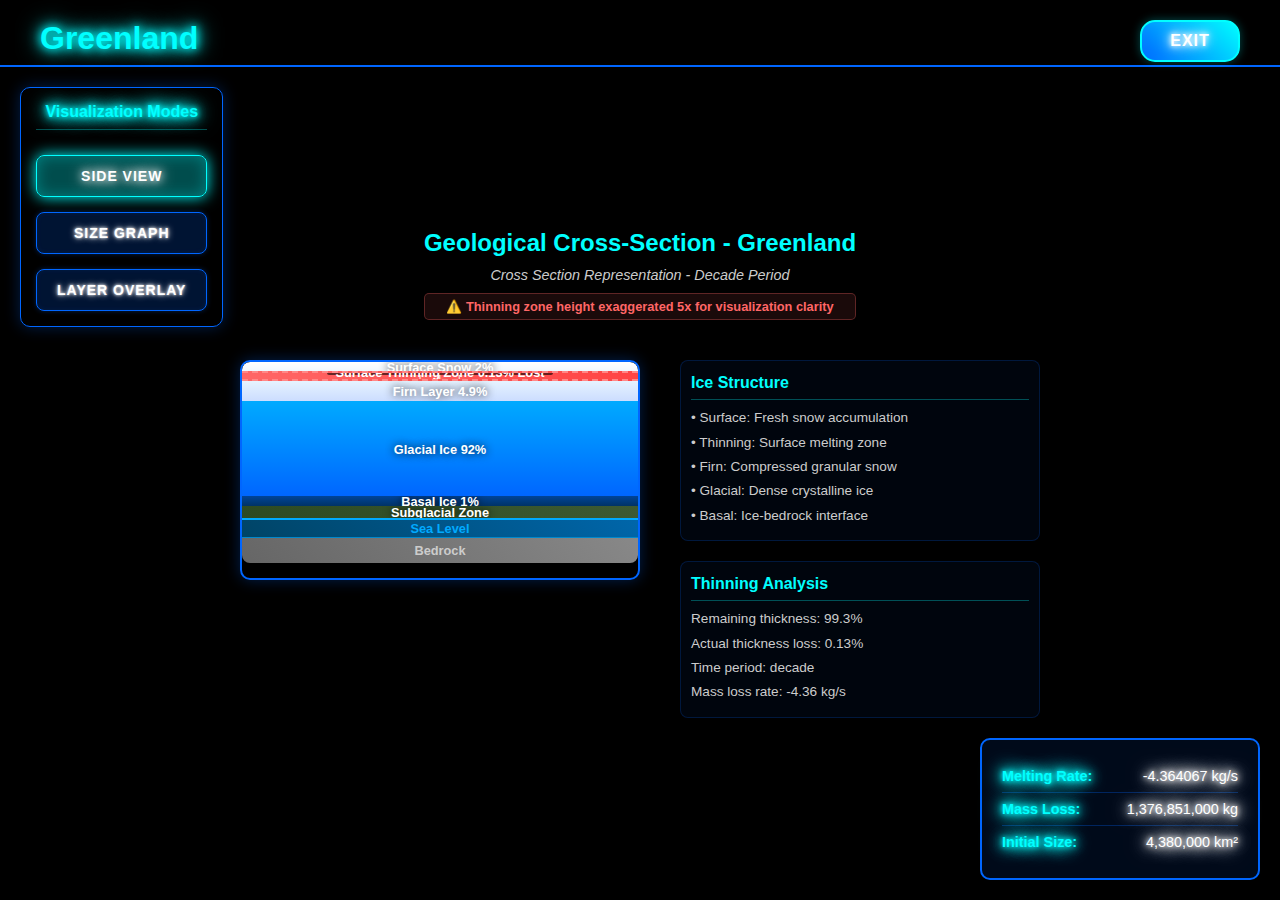
<file: greenland-decade.html>
<!DOCTYPE html>
<html lang="en">
<head>
    <meta charset="UTF-8">
    <meta name="viewport" content="width=device-width, initial-scale=1.0">
    <title>Greenland Ice Sheet - Decade View</title>
    <link rel="stylesheet" href="styles/main.css">
</head>
<body>
    <div id="app">
        <div id="visualization-page" class="page">
            <div class="visualization-container">
                <div class="top-bar">
                    <h3 id="viz-ice-sheet-name" class="ice-sheet-name neon-text">Greenland</h3>
                    <button id="exit-btn" class="exit-button nav-button neon-text" onclick="window.location.href='index.html'">Exit</button>
                </div>
                <div class="main-content">
                    <div class="visualization-controls">
                        <h4 class="controls-title neon-text">Visualization Modes</h4>
                        <button id="side-view-btn" class="viz-mode-button nav-button neon-text active" onclick="selectVisualizationMode('SIDE_VIEW')">Side View</button>
                        <button id="size-graph-btn" class="viz-mode-button nav-button neon-text" onclick="selectVisualizationMode('SIZE_GRAPH')">Size Graph</button>
                        <button id="layer-overlay-btn" class="viz-mode-button nav-button neon-text" onclick="selectVisualizationMode('LAYER_OVERLAY')">Layer Overlay</button>
                    </div>
                    <div id="visualization-display" class="visualization-area"></div>
                    <div id="visualization-stats" class="stats-panel">
                        <div class="stat-item">
                            <span class="stat-label neon-text">Melting Rate:</span>
                            <span id="viz-melting-rate" class="stat-value neon-text">-4.364067 kg/s</span>
                        </div>
                        <div class="stat-item">
                            <span class="stat-label neon-text">Mass Loss:</span>
                            <span id="viz-mass-loss" class="stat-value neon-text">1,376,851,000 kg</span>
                        </div>
                        <div class="stat-item">
                            <span class="stat-label neon-text">Initial Size:</span>
                            <span id="viz-initial-size" class="stat-value neon-text">4,380,000 km²</span>
                        </div>
                    </div>
                </div>
            </div>
        </div>
    </div>
    
    <script src="visualization-engine.js"></script>
    <script>
        const data = {
            meltingRate: -4.364067,
            massLoss: -1376851000,
            initialSize: 4380000,
            finalSize: 4380000,
            iceSheetName: 'Greenland',
            period: {
                name: 'DECADE',
                seconds: 315360000,
                displayName: 'Decade'
            }
        };

        document.addEventListener('DOMContentLoaded', function() {
            updateVisualizationDisplay(VisualizationType.SIDE_VIEW);
        });
    </script>
</body>
</html>
</file>
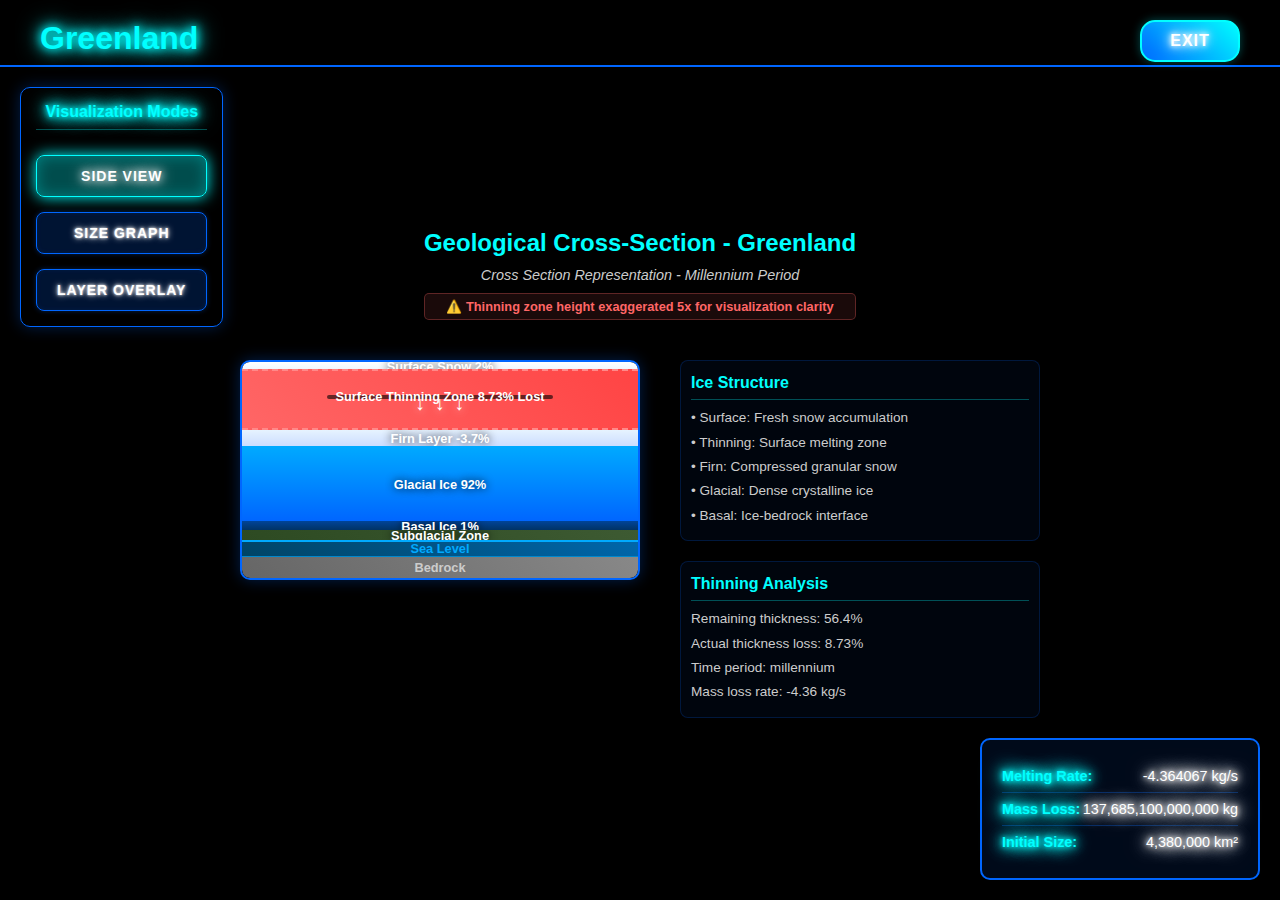
<file: greenland-millennium.html>
<!DOCTYPE html>
<html lang="en">
<head>
    <meta charset="UTF-8">
    <meta name="viewport" content="width=device-width, initial-scale=1.0">
    <title>Greenland Ice Sheet - Millennium View</title>
    <link rel="stylesheet" href="styles/main.css">
</head>
<body>
    <div id="app">
        <div id="visualization-page" class="page">
            <div class="visualization-container">
                <div class="top-bar">
                    <h3 id="viz-ice-sheet-name" class="ice-sheet-name neon-text">Greenland</h3>
                    <button id="exit-btn" class="exit-button nav-button neon-text" onclick="window.location.href='index.html'">Exit</button>
                </div>
                <div class="main-content">
                    <div class="visualization-controls">
                        <h4 class="controls-title neon-text">Visualization Modes</h4>
                        <button id="side-view-btn" class="viz-mode-button nav-button neon-text active" onclick="selectVisualizationMode('SIDE_VIEW')">Side View</button>
                        <button id="size-graph-btn" class="viz-mode-button nav-button neon-text" onclick="selectVisualizationMode('SIZE_GRAPH')">Size Graph</button>
                        <button id="layer-overlay-btn" class="viz-mode-button nav-button neon-text" onclick="selectVisualizationMode('LAYER_OVERLAY')">Layer Overlay</button>
                    </div>
                    <div id="visualization-display" class="visualization-area"></div>
                    <div id="visualization-stats" class="stats-panel">
                        <div class="stat-item">
                            <span class="stat-label neon-text">Melting Rate:</span>
                            <span id="viz-melting-rate" class="stat-value neon-text">-4.364067 kg/s</span>
                        </div>
                        <div class="stat-item">
                            <span class="stat-label neon-text">Mass Loss:</span>
                            <span id="viz-mass-loss" class="stat-value neon-text">137,685,100,000,000 kg</span>
                        </div>
                        <div class="stat-item">
                            <span class="stat-label neon-text">Initial Size:</span>
                            <span id="viz-initial-size" class="stat-value neon-text">4,380,000 km²</span>
                        </div>
                    </div>
                </div>
            </div>
        </div>
    </div>
    
    <script src="visualization-engine.js"></script>
    <script>
        const data = {
            meltingRate: -4.364067,
            massLoss: -137685100000000,
            initialSize: 4380000,
            finalSize: 4380000,
            iceSheetName: 'Greenland',
            period: {
                name: 'MILLENNIUM',
                seconds: 31536000000,
                displayName: 'Millennium'
            }
        };

        document.addEventListener('DOMContentLoaded', function() {
            updateVisualizationDisplay(VisualizationType.SIDE_VIEW);
        });
    </script>
</body>
</html>
</file>
<file: styles/main.css>
/* Ice Sheet Visualization System - Main Styles */

/* Base styling with neon theme and black background */
* {
    margin: 0;
    padding: 0;
    box-sizing: border-box;
}

body {
    background-color: black;
    color: white;
    font-family: 'Arial', sans-serif;
    min-height: 100vh;
    overflow-x: hidden;
}

/* Page management */
.page {
    min-height: 100vh;
    display: flex;
    align-items: center;
    justify-content: center;
}

.page.hidden {
    display: none;
}

/* Enhanced Neon text effects - glow matches text color */
.neon-text {
    text-shadow: 
        0 0 5px currentColor,
        0 0 10px currentColor,
        0 0 15px currentColor,
        0 0 20px currentColor,
        0 0 25px currentColor;
    animation: neonPulse 2s ease-in-out infinite alternate;
}

/* Neon glow animation */
@keyframes neonPulse {
    from {
        text-shadow: 
            0 0 5px currentColor,
            0 0 10px currentColor,
            0 0 15px currentColor,
            0 0 20px currentColor,
            0 0 25px currentColor;
    }
    to {
        text-shadow: 
            0 0 2px currentColor,
            0 0 5px currentColor,
            0 0 8px currentColor,
            0 0 12px currentColor,
            0 0 15px currentColor;
    }
}

/* Strict Color scheme: black, blue, grey, red, white only (apart from visuals) */
.primary-blue { color: #0066ff; }
.secondary-grey { color: #808080; }
.accent-white { color: white; }
.accent-red { color: #ff4444; }
.neon-blue { color: #00ffff; }

/* Enforce color scheme on all text elements */
h1, h2, h3, h4, h5, h6 {
    color: #00ffff; /* Neon blue for headers */
}

p, span, div {
    color: white; /* Default white text */
}

.stat-label {
    color: #00ffff !important; /* Neon blue for labels */
}

.stat-value {
    color: white !important; /* White for values */
}

/* Title Page Styling */
.title-container {
    text-align: center;
    padding: 40px;
}

.main-title {
    font-size: 3.5rem;
    margin-bottom: 60px;
    color: #00ffff;
    font-weight: bold;
    letter-spacing: 2px;
    text-shadow: 
        0 0 10px #00ffff,
        0 0 20px #00ffff,
        0 0 30px #00ffff,
        0 0 40px #00ffff,
        0 0 50px #00ffff;
    animation: titleGlow 3s ease-in-out infinite alternate;
}

@keyframes titleGlow {
    from {
        text-shadow: 
            0 0 10px #00ffff,
            0 0 20px #00ffff,
            0 0 30px #00ffff,
            0 0 40px #00ffff,
            0 0 50px #00ffff;
    }
    to {
        text-shadow: 
            0 0 5px #00ffff,
            0 0 10px #00ffff,
            0 0 15px #00ffff,
            0 0 20px #00ffff,
            0 0 25px #00ffff;
    }
}

.navigation-buttons {
    display: flex;
    flex-direction: column;
    align-items: center;
    gap: 30px;
}

/* Enhanced responsive button styling with neon effects */
.nav-button {
    background: linear-gradient(45deg, #0066ff, #00ffff);
    border: 2px solid #00ffff;
    color: white;
    padding: 20px 50px;
    border-radius: 15px;
    cursor: pointer;
    font-size: 24px;
    font-weight: bold;
    text-transform: uppercase;
    transition: all 0.3s ease;
    min-width: 250px;
    letter-spacing: 1px;
    text-shadow: 
        0 0 5px white,
        0 0 10px white,
        0 0 15px white;
    box-shadow: 
        0 0 10px rgba(0, 255, 255, 0.3),
        inset 0 0 10px rgba(0, 255, 255, 0.1);
}

.nav-button:hover {
    box-shadow: 
        0 0 20px #00ffff,
        0 0 30px #00ffff,
        0 0 40px #00ffff,
        inset 0 0 20px rgba(0, 255, 255, 0.2);
    transform: scale(1.05);
    background: linear-gradient(45deg, #00ffff, #0066ff);
    text-shadow: 
        0 0 8px white,
        0 0 15px white,
        0 0 20px white;
}

.nav-button:active {
    transform: scale(0.98);
    box-shadow: 
        0 0 15px #00ffff,
        0 0 25px #00ffff,
        inset 0 0 15px rgba(0, 255, 255, 0.3);
}

/* Detail Page Styling */
.detail-container {
    text-align: center;
    padding: 40px;
    max-width: 800px;
}

.page-header {
    display: flex;
    justify-content: space-between;
    align-items: center;
    margin-bottom: 20px;
    position: relative;
}

.page-header .page-title {
    flex: 1;
    text-align: center;
    margin: 0;
}

.menu-button {
    padding: 10px 20px;
    font-size: 16px;
    min-width: 100px;
}

.page-title {
    font-size: 2.5rem;
    margin-bottom: 40px;
    color: #00ffff;
    text-shadow: 
        0 0 8px #00ffff,
        0 0 15px #00ffff,
        0 0 25px #00ffff;
}

.stats-container {
    background: rgba(0, 102, 255, 0.1);
    border: 2px solid #0066ff;
    border-radius: 15px;
    padding: 30px;
    margin-bottom: 40px;
}

.stat-item {
    display: flex;
    justify-content: space-between;
    align-items: center;
    padding: 10px 0;
    border-bottom: 1px solid rgba(0, 102, 255, 0.3);
}

.stat-item:last-child {
    border-bottom: none;
}

.stat-label {
    font-weight: bold;
    color: #00ffff;
}

.stat-value {
    color: white;
    font-size: 1.1em;
}

.time-period-buttons {
    display: flex;
    justify-content: center;
    gap: 20px;
    flex-wrap: wrap;
}

.time-period-buttons .nav-button {
    min-width: 150px;
    padding: 15px 30px;
    font-size: 18px;
}

/* Visualization Page Styling */
.visualization-container {
    width: 100%;
    height: 100vh;
    display: flex;
    flex-direction: column;
}

.top-bar {
    display: flex;
    justify-content: space-between;
    align-items: center;
    padding: 45px 40px 20px 40px;
    background: rgba(0, 0, 0, 0.8);
    border-bottom: 2px solid #0066ff;
}

/* Ice sheet name positioned in top left corner */
.ice-sheet-name {
    font-size: 2rem;
    color: #00ffff;
    position: absolute;
    left: 40px;
    top: 20px;
    margin: 0;
    text-shadow: 
        0 0 8px #00ffff,
        0 0 15px #00ffff,
        0 0 25px #00ffff;
}

/* Exit option positioned in top right corner */
.exit-button {
    padding: 10px 20px;
    font-size: 16px;
    min-width: 100px;
    position: absolute;
    right: 40px;
    top: 20px;
}

.main-content {
    flex: 1;
    display: flex;
    position: relative;
}

.visualization-area {
    flex: 1;
    background: rgba(0, 0, 0, 0.5);
    display: flex;
    align-items: center;
    justify-content: center;
}

.visualization-placeholder {
    font-size: 1.5rem;
    color: #808080;
    text-align: center;
}

/* Statistics positioned in bottom right corner */
.stats-panel {
    position: absolute;
    bottom: 20px;
    right: 20px;
    background: rgba(0, 102, 255, 0.1);
    border: 2px solid #0066ff;
    border-radius: 10px;
    padding: 20px;
    min-width: 280px;
    max-width: 350px;
}

.stats-panel .stat-item {
    display: flex;
    justify-content: space-between;
    align-items: center;
    padding: 8px 0;
    border-bottom: 1px solid rgba(0, 102, 255, 0.3);
}

.stats-panel .stat-item:last-child {
    border-bottom: none;
}

.stats-panel .stat-label {
    font-weight: bold;
    color: #00ffff;
    font-size: 0.9rem;
}

.stats-panel .stat-value {
    color: white;
    font-size: 0.9rem;
    text-align: right;
}

/* Visualization Controls - Moved to left side */
.visualization-controls {
    position: absolute;
    top: 20px;
    left: 20px;
    display: flex;
    flex-direction: column;
    gap: 15px;
    z-index: 10;
    background: rgba(0, 0, 0, 0.7);
    padding: 15px;
    border-radius: 10px;
    border: 1px solid #0066ff;
    box-shadow: 0 0 15px rgba(0, 102, 255, 0.3);
}

.controls-title {
    font-size: 1rem;
    margin: 0 0 10px 0;
    text-align: center;
    color: #00ffff;
    border-bottom: 1px solid rgba(0, 255, 255, 0.3);
    padding-bottom: 8px;
}

.viz-mode-button {
    padding: 12px 20px;
    font-size: 14px;
    min-width: 140px;
    background: rgba(0, 102, 255, 0.2);
    border: 1px solid #0066ff;
    color: white;
    text-align: center;
    transition: all 0.3s ease;
    border-radius: 8px;
    cursor: pointer;
    text-shadow: 
        0 0 3px white,
        0 0 6px white;
    box-shadow: 
        0 0 5px rgba(0, 102, 255, 0.3),
        inset 0 0 5px rgba(0, 102, 255, 0.1);
}

.viz-mode-button:hover {
    background: rgba(0, 255, 255, 0.2);
    border-color: #00ffff;
    box-shadow: 
        0 0 10px rgba(0, 255, 255, 0.5),
        inset 0 0 10px rgba(0, 255, 255, 0.2);
    text-shadow: 
        0 0 5px white,
        0 0 10px white;
}

.viz-mode-button.active {
    background: rgba(0, 255, 255, 0.3);
    border-color: #00ffff;
    box-shadow: 
        0 0 15px #00ffff,
        inset 0 0 15px rgba(0, 255, 255, 0.3);
    text-shadow: 
        0 0 8px white,
        0 0 15px white;
}

/* Responsive design */
@media (max-width: 768px) {
    .main-title {
        font-size: 2.5rem;
        margin-bottom: 40px;
    }
    
    .nav-button {
        padding: 15px 35px;
        font-size: 20px;
        min-width: 200px;
    }
    
    .navigation-buttons {
        gap: 20px;
    }
    
    .time-period-buttons {
        flex-direction: column;
        align-items: center;
    }
    
    .top-bar {
        padding: 40px 20px 15px 20px;
    }
    
    .ice-sheet-name {
        font-size: 1.5rem;
        left: 20px;
        top: 15px;
    }
    
    .exit-button {
        padding: 8px 15px;
        font-size: 14px;
        min-width: 80px;
        right: 20px;
        top: 15px;
    }
    
    .page-header {
        flex-direction: column;
        gap: 15px;
    }
    
    .page-header .page-title {
        text-align: center;
    }
    
    .stats-panel {
        position: relative;
        bottom: auto;
        right: auto;
        margin: 20px;
        width: calc(100% - 40px);
        min-width: auto;
        max-width: none;
    }
    
    .main-content {
        flex-direction: column;
    }
    
    .visualization-controls {
        position: relative;
        top: auto;
        left: auto;
        transform: none;
        flex-direction: row;
        justify-content: center;
        margin: 10px 0;
        flex-wrap: wrap;
        background: rgba(0, 0, 0, 0.5);
        padding: 10px;
    }
    
    .controls-title {
        display: none; /* Hide title on mobile to save space */
    }
    
    .viz-mode-button {
        padding: 8px 15px;
        font-size: 12px;
        min-width: 100px;
    }
}

@media (max-width: 480px) {
    .title-container {
        padding: 20px;
    }
    
    .main-title {
        font-size: 2rem;
        margin-bottom: 30px;
    }
    
    .nav-button {
        padding: 12px 25px;
        font-size: 18px;
        min-width: 180px;
    }
    
    .navigation-buttons {
        gap: 15px;
    }
    
    .time-period-buttons .nav-button {
        min-width: 120px;
        padding: 12px 20px;
        font-size: 16px;
    }
    
    .top-bar {
        padding: 35px 15px 10px 15px;
    }
    
    .ice-sheet-name {
        font-size: 1.2rem;
        left: 15px;
        top: 10px;
    }
    
    .exit-button {
        padding: 8px 15px;
        font-size: 14px;
        min-width: 80px;
        right: 15px;
        top: 10px;
    }
}
</file>
